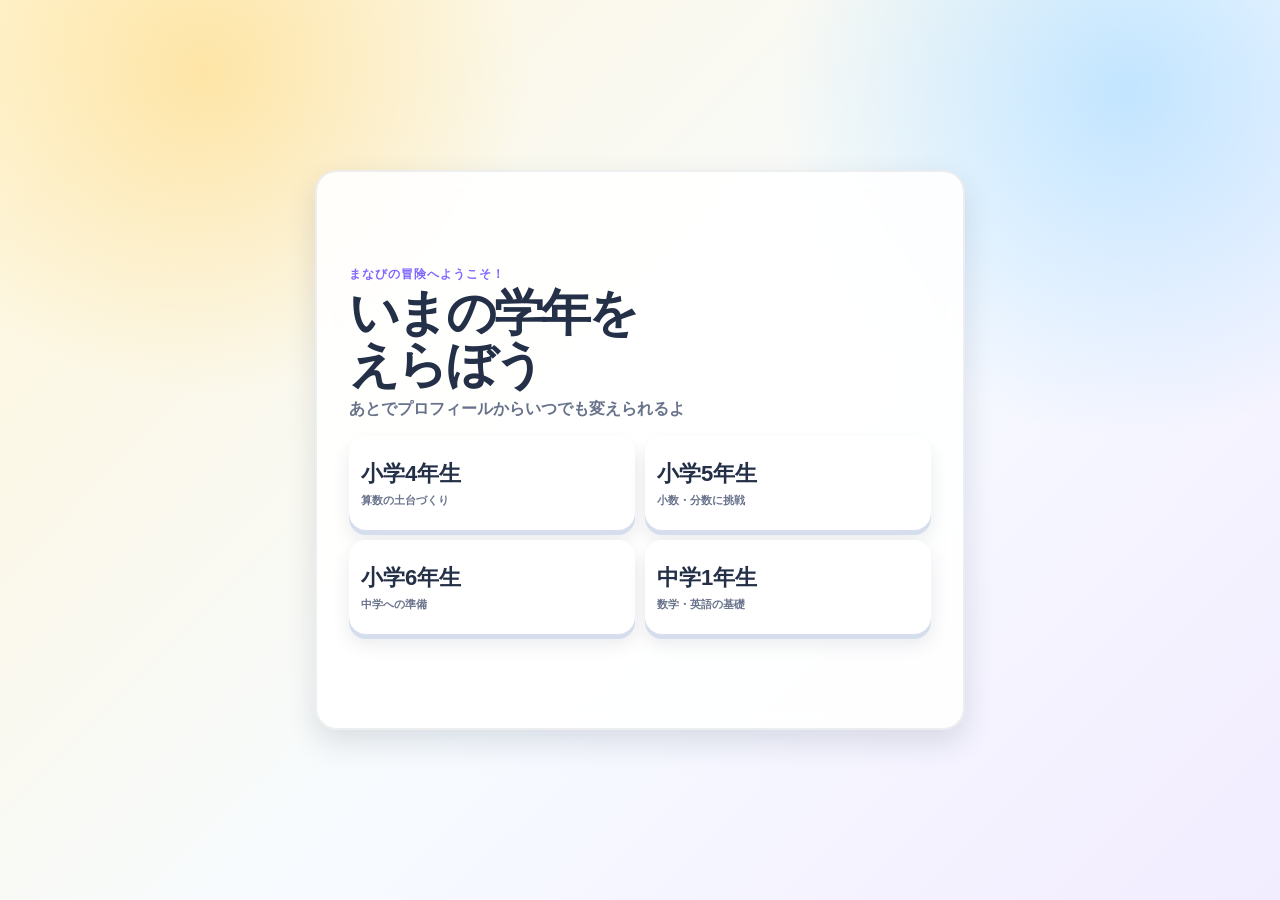
<file: index.html>
<!DOCTYPE html>
<html lang="ja">
<head>
  <meta charset="UTF-8" />
  <meta name="viewport" content="width=device-width, initial-scale=1.0, viewport-fit=cover" />
  <meta name="robots" content="noindex,nofollow,noarchive" />
  <meta name="theme-color" content="#ffd166" />
  <meta name="apple-mobile-web-app-capable" content="yes" />
  <meta name="apple-mobile-web-app-title" content="まなびの冒険" />
  <meta name="apple-mobile-web-app-status-bar-style" content="default" />
  <title>まなびの冒険</title>
  <link rel="manifest" href="manifest.webmanifest?v=20260717-learning-01" />
  <link rel="icon" href="icon.svg?v=20260717-learning-01" type="image/svg+xml" />
  <link rel="apple-touch-icon" href="icon-192.png" />
  <link rel="preload" href="assets/title-hero.png" as="image" />
  <link rel="preload" href="assets/chara01_kurage.png" as="image" />
  <link rel="preload" href="assets/chara02_fugu.png" as="image" />
  <link rel="stylesheet" href="style.css?v=20260725-bottom-nav-02" />
</head>
<body>
  <main class="app">
    <div class="countdown" id="countdown" hidden>3</div>

    <section class="panel grade-screen" id="gradeScreen" hidden>
      <div>
        <p class="eyebrow">まなびの冒険へようこそ！</p>
        <h1>いまの学年を<br />えらぼう</h1>
        <p>あとでプロフィールからいつでも変えられるよ</p>
      </div>
      <div class="grade-options" aria-label="学年選択">
        <button data-grade="g4" type="button"><b>小学4年生</b><span>算数の土台づくり</span></button>
        <button data-grade="g5" type="button"><b>小学5年生</b><span>小数・分数に挑戦</span></button>
        <button data-grade="g6" type="button"><b>小学6年生</b><span>中学への準備</span></button>
        <button data-grade="j1" type="button"><b>中学1年生</b><span>数学・英語の基礎</span></button>
      </div>
    </section>

    <section class="panel title-screen learning-screen primary-screen" id="titleScreen">
      <header class="screen-heading">
        <p class="eyebrow">きょうも一歩ずつ</p>
        <h1>学習</h1>
        <p>取り組む教科をえらぼう</p>
      </header>
      <div class="mission-card" id="missionCard"></div>
      <section class="learning-menu" aria-labelledby="learningMenuTitle">
        <div class="section-heading">
          <h2 id="learningMenuTitle">学習メニュー</h2>
          <span>教科をえらぶ</span>
        </div>
        <div class="subject-grid">
          <button class="subject-card math" data-open-panel="math" type="button"><span aria-hidden="true">➗</span><b>算数・数学</b><small>学年にあわせて練習</small></button>
          <button class="subject-card japanese" data-open-panel="japanese" type="button"><span aria-hidden="true">あ</span><b>国語</b><small>漢字・ことばの虫食い</small></button>
          <button class="subject-card science" data-open-panel="science" type="button"><span aria-hidden="true">理</span><b>理科</b><small>自然のしくみを考える</small></button>
          <button class="subject-card social" data-open-panel="social" type="button"><span aria-hidden="true">社</span><b>社会</b><small>地理・歴史・くらし</small></button>
          <button class="subject-card english" data-open-panel="english" type="button"><span aria-hidden="true">ABC</span><b>英語</b><small>ことばをふやそう</small></button>
          <button class="subject-card hundred" data-open-panel="hundred" type="button"><span aria-hidden="true">100</span><b>100マス</b><small>すばやく正確に</small></button>
          <button class="subject-card karuta" data-karuta-menu type="button"><span aria-hidden="true">札</span><b>百人一首</b><small>上の句で取り札</small></button>
        </div>
      </section>
      <div class="course-groups legacy-course-groups" id="legacyCourses" aria-label="旧計算チャレンジ" hidden>
        <section class="course-group">
          <h2>小学生</h2>
          <div class="level-options">
            <button data-level="elementary" type="button">
              <b>ふつう</b>
              <span>かけ算・わり算</span>
                          <span class="medals" data-medals="elementary" aria-hidden="true"></span>
            </button>
            <button data-level="hard" type="button">
              <b>難しい</b>
              <span>2桁と2桁</span>
                          <span class="medals" data-medals="hard" aria-hidden="true"></span>
            </button>
            <button data-level="oni" type="button">
              <b>鬼</b>
              <span>3桁と2桁</span>
                          <span class="medals" data-medals="oni" aria-hidden="true"></span>
            </button>
          </div>
        </section>
        <section class="course-group">
          <h2>中学生</h2>
          <div class="level-options">
            <button data-level="middle" type="button">
              <b>ふつう</b>
              <span>正負の加減乗除</span>
                          <span class="medals" data-medals="middle" aria-hidden="true"></span>
            </button>
            <button data-level="middleHard" type="button">
              <b>難しい</b>
              <span>3つの数の計算</span>
                          <span class="medals" data-medals="middleHard" aria-hidden="true"></span>
            </button>
            <button data-level="middleOni" type="button">
              <b>鬼</b>
              <span>累乗入り</span>
                          <span class="medals" data-medals="middleOni" aria-hidden="true"></span>
            </button>
          </div>
        </section>
        <section class="course-group">
          <h2>百人一首</h2>
          <div class="level-options karuta-level-options">
            <button data-karuta-menu type="button">
              <b>百人一首</b>
              <span>上の句で取り札</span>
            </button>
          </div>
        </section>
      </div>
    </section>

    <section class="panel profile-screen primary-screen" id="profileScreen" hidden>
      <header class="home-hero profile-hero">
        <div class="home-copy">
          <p class="eyebrow" id="profileGradeLabel">小学4年生</p>
          <h1>プロフィール</h1>
          <p>これまでの成長を確認しよう</p>
        </div>
        <div class="character-stage" aria-label="キャラクター">
          <button class="character-button character-left" type="button" aria-label="くらげのキャラクター">
            <img src="assets/chara01_kurage.png" alt="" />
          </button>
          <button class="character-button character-right" type="button" aria-label="ふぐのキャラクター">
            <img src="assets/chara02_fugu.png" alt="" />
          </button>
        </div>
      </header>
      <section class="home-progress" aria-label="現在の学習状況">
        <div class="xp-card" id="xpCard" aria-label="けいさんレベル"></div>
        <div class="home-status" id="homeStatus" aria-label="学習の記録"></div>
      </section>
      <section class="profile-settings" aria-labelledby="profileSettingsTitle">
        <h2 id="profileSettingsTitle">設定</h2>
        <div class="setting-row">
          <span class="setting-icon sound-setting-icon" aria-hidden="true"></span>
          <span class="setting-copy"><b>効果音</b><small id="soundStatus">オン</small></span>
          <button class="sound-toggle" id="soundToggle" type="button" aria-label="効果音をオフにする" aria-pressed="true">🔊</button>
        </div>
        <button class="setting-row setting-button" id="changeGrade" type="button">
          <span class="setting-icon grade-setting-icon" aria-hidden="true">学</span>
          <span class="setting-copy"><b>学年</b><small id="profileGradeSetting">小学4年生</small></span>
          <span class="setting-chevron" aria-hidden="true">›</span>
        </button>
      </section>
    </section>

    <section class="panel subject-select" id="mathSelect" hidden>
      <div>
        <p class="eyebrow" id="mathSelectGrade">小学4年生</p>
        <h2>算数・数学</h2>
        <p>コースをえらんで10問チャレンジ</p>
      </div>
      <div class="subject-course-list" id="mathCourseList"></div>
      <div class="select-actions">
        <button class="secondary-btn" id="legacyCalcBtn" type="button">タイムアタック</button>
        <button class="home-btn" data-panel-home type="button">学習に戻る</button>
      </div>
    </section>

    <section class="panel subject-select" id="hundredSelect" hidden>
      <div>
        <p class="eyebrow">正確さを大事にしよう</p>
        <h2>100マス計算</h2>
        <p>マスをうめて、自分の記録に挑戦！</p>
      </div>
      <div class="subject-course-list compact-options" id="hundredCourseList"></div>
      <button class="home-btn" data-panel-home type="button">学習に戻る</button>
    </section>

    <section class="panel subject-select" id="englishSelect" hidden>
      <div>
        <p class="eyebrow" id="englishSelectGrade">小学4年生</p>
        <h2>英語</h2>
        <p>新しいことば7問＋ふくしゅう3問</p>
      </div>
      <div class="subject-course-list compact-options" id="englishCourseList"></div>
      <button class="home-btn" data-panel-home type="button">学習に戻る</button>
    </section>

    <section class="panel subject-select" id="japaneseSelect" hidden>
      <div>
        <p class="eyebrow" id="japaneseSelectGrade">小学4年生</p>
        <h2>国語</h2>
        <p>漢字の読みと、ことばの虫食い8問</p>
      </div>
      <div class="subject-course-list compact-options">
        <button class="course-choice" data-knowledge-kind="japanese" type="button"><span>あ</span><b>ことば・漢字ミックス</b><small>文に合う答えをえらぼう</small></button>
      </div>
      <button class="home-btn" data-panel-home type="button">学習に戻る</button>
    </section>

    <section class="panel subject-select" id="scienceSelect" hidden>
      <div>
        <p class="eyebrow" id="scienceSelectGrade">小学4年生</p>
        <h2>理科</h2>
        <p>学年にあわせた自然と科学の8問</p>
      </div>
      <div class="subject-course-list compact-options">
        <button class="course-choice" data-knowledge-kind="science" type="button"><span>理</span><b>理科まとめ</b><small>4つから答えをえらぼう</small></button>
      </div>
      <button class="home-btn" data-panel-home type="button">学習に戻る</button>
    </section>

    <section class="panel subject-select" id="socialSelect" hidden>
      <div>
        <p class="eyebrow" id="socialSelectGrade">小学4年生</p>
        <h2>社会</h2>
        <p>学年にあわせた地理・歴史・くらしの8問</p>
      </div>
      <div class="subject-course-list compact-options">
        <button class="course-choice" data-knowledge-kind="social" type="button"><span>社</span><b>社会まとめ</b><small>4つから答えをえらぼう</small></button>
      </div>
      <button class="home-btn" data-panel-home type="button">学習に戻る</button>
    </section>

    <section class="panel study-mode" id="studyMode" aria-live="polite" hidden>
      <div class="study-topbar">
        <button class="study-exit" id="studyExit" type="button">← 学習</button>
        <div class="timer-chip" id="studyTimer">00:00</div>
      </div>
      <div class="study-stats">
        <span id="studyCount">1/10</span><span id="studyCorrect">正解 0</span><span id="studyCombo">コンボ 0</span>
      </div>
      <div class="study-progress"><span id="studyProgress"></span></div>
      <div class="study-grid-wrap" id="studyGridWrap" hidden><div class="hundred-grid" id="studyGrid"></div></div>
      <div class="study-question-card">
        <p class="study-kicker" id="studyKicker"></p>
        <p class="study-question" id="studyQuestion"></p>
        <p class="study-example" id="studyExample" hidden></p>
        <p class="study-feedback" id="studyFeedback">こたえをえらぼう</p>
      </div>
      <div class="study-choices" id="studyChoices"></div>
      <div class="study-keypad" id="studyKeypad" hidden></div>
      <div class="study-actions">
        <button id="studyHint" type="button">ヒント</button>
        <button id="studyPause" type="button">中断して保存</button>
      </div>
    </section>

    <section class="panel records-screen primary-screen" id="recordsScreen" hidden>
      <div>
        <p class="eyebrow">自分の成長を見よう</p>
        <h2>きろく</h2>
      </div>
      <div class="records-summary" id="recordsSummary"></div>
      <div class="records-calendar" id="recordsCalendar" aria-label="学習カレンダー"></div>
      <div class="ranking" id="recordsRanking"></div>
    </section>

    <section class="panel karuta-select" id="karutaSelect" hidden>
      <div>
        <h2>百人一首</h2>
        <p>出題数をえらんでスタート</p>
      </div>
      <div class="karuta-select-options">
        <button data-karuta-count="10" type="button">
          <b>10枚モード</b>
          <span>10問で終了</span>
        </button>
        <button data-karuta-count="100" type="button">
          <b>100枚モード</b>
          <span>全100首</span>
        </button>
      </div>
      <button class="home-btn" id="karutaSelectHome" type="button">学習に戻る</button>
    </section>

    <section class="panel ranking-screen" id="rankingScreen" hidden>
      <div class="ranking-hero" aria-hidden="true">
        <img src="assets/title-hero.png" alt="" />
      </div>
      <div class="ranking-content">
        <div>
          <h2>ランキング</h2>
          <p>コース別ベスト10</p>
        </div>
        <div class="ranking-tabs" id="rankingTabs" aria-label="ランキングのコース選択"></div>
        <div class="ranking" id="titleRankingList"></div>
        <button class="home-btn" id="rankingHome" type="button">学習に戻る</button>
      </div>
    </section>

    <section class="panel main game-ui" aria-live="polite" hidden>
      <div class="timer-chip" id="timer">00:00.000</div>

      <div class="score-row">
        <div class="stat"><b id="count">1/10</b><span>いま</span></div>
        <div class="stat"><b id="correct">0</b><span>正解</span></div>
        <div class="stat"><b id="streak">0</b><span>れんぞく</span></div>
      </div>

      <div class="question-card">
        <div>
          <p class="question" id="question">3 × 4</p>
          <div class="answer-box" id="answer">?</div>
          <div class="feedback" id="feedback">テンキーで答えてね</div>
        </div>
      </div>
    </section>

    <section class="panel progress-panel game-ui" hidden>
      <div class="progress-dots" id="progressDots" aria-label="進み具合"></div>
    </section>

    <aside class="panel controls game-ui" hidden>
      <div class="keypad" aria-label="テンキー">
        <button class="key" data-key="7" type="button">7</button>
        <button class="key" data-key="8" type="button">8</button>
        <button class="key" data-key="9" type="button">9</button>
        <button class="key" data-key="4" type="button">4</button>
        <button class="key" data-key="5" type="button">5</button>
        <button class="key" data-key="6" type="button">6</button>
        <button class="key" data-key="1" type="button">1</button>
        <button class="key" data-key="2" type="button">2</button>
        <button class="key" data-key="3" type="button">3</button>
        <button class="key sign" data-action="sign" type="button">±</button>
        <button class="key" data-key="0" type="button">0</button>
        <button class="key enter" data-action="enter" type="button">OK</button>
      </div>

      <div class="small-actions">
        <button id="clearInput" type="button">けす</button>
        <button id="newSet" type="button">はじめから</button>
        <button id="levelSelect" type="button">レベル選択</button>
      </div>
    </aside>

    <section class="panel karuta-mode" id="karutaMode" aria-live="polite" hidden>
      <div class="karuta-nav-area">
        <div class="timer-chip" id="karutaTimer">00:00.000</div>
        <div class="score-row">
          <div class="stat"><b id="karutaCount">1/10</b><span>いま</span></div>
          <div class="stat"><b id="karutaCorrect">0</b><span>正解</span></div>
          <div class="stat"><b id="karutaMistakes">0</b><span>ミス</span></div>
        </div>
      </div>

      <div class="karuta-kami-area">
        <div class="karuta-reader" id="karutaReader"></div>
      </div>

      <div class="karuta-shimo-area">
        <div class="karuta-full-poem" id="karutaFullPoem" hidden></div>
        <div class="karuta-penalty" id="karutaPenalty" hidden>+10秒</div>
        <div class="karuta-choices" id="karutaChoices" aria-label="取り札"></div>
      </div>

      <div class="small-actions karuta-actions">
        <button id="karutaRestart" type="button">はじめから</button>
        <button id="karutaBackToSelect" type="button">枚数選択</button>
        <button id="karutaHome" type="button">学習に戻る</button>
      </div>
    </section>

    <section class="panel result" id="result">
      <h2 id="resultTitle">結果</h2>
      <div class="result-time" id="resultTime"></div>
      <div class="result-badges" id="resultBadges"></div>
      <p id="resultText"></p>
      <div class="ranking" id="ranking"></div>
      <div class="result-actions">
        <button class="restart" id="retryBtn" type="button">もう1回</button>
        <button class="home-btn" id="homeBtn" type="button">学習に戻る</button>
      </div>
    </section>
  </main>

  <nav class="bottom-nav" id="bottomNav" aria-label="メインメニュー" hidden>
    <button data-primary-tab="records" type="button">
      <span class="nav-indicator"><span class="nav-icon records-icon" aria-hidden="true"></span></span>
      <span class="nav-label">記録</span>
    </button>
    <button data-primary-tab="profile" type="button">
      <span class="nav-indicator"><span class="nav-icon profile-icon" aria-hidden="true"></span></span>
      <span class="nav-label">プロフィール</span>
    </button>
    <button data-primary-tab="learning" type="button">
      <span class="nav-indicator"><span class="nav-icon learning-icon" aria-hidden="true"></span></span>
      <span class="nav-label">学習</span>
    </button>
  </nav>

  <script src="script.js?v=20260725-bottom-nav-02"></script>
</body>
</html>
</file>
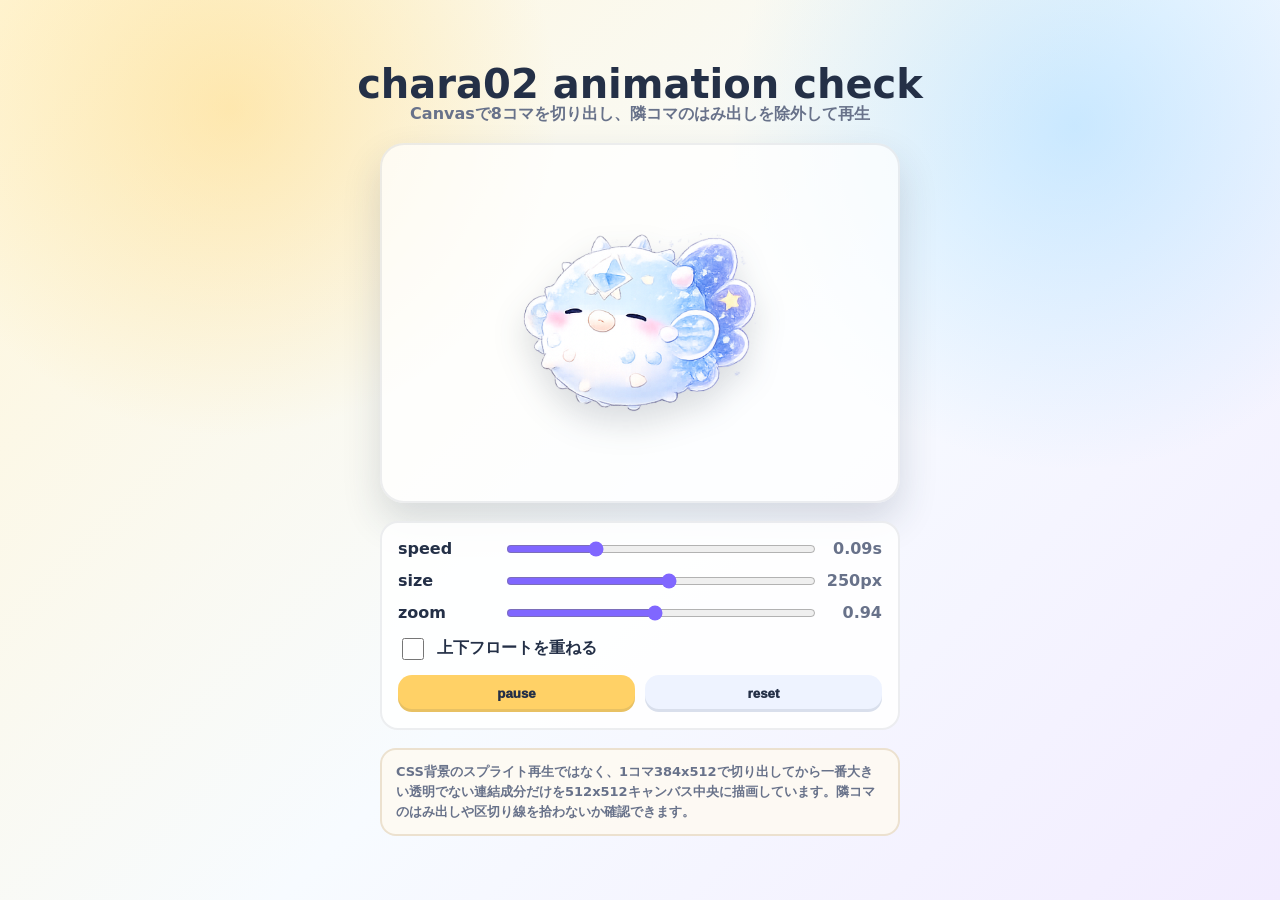
<file: anime-check.html>
<!DOCTYPE html>
<html lang="ja">
<head>
  <meta charset="UTF-8" />
  <meta name="viewport" content="width=device-width, initial-scale=1.0" />
  <title>chara02 animation check</title>
  <style>
    :root {
      --ink: #243047;
      --muted: #68728a;
      --paper: #fffaf0;
      --sun: #ffd166;
      --grape: #8067ff;
    }

    * { box-sizing: border-box; }

    body {
      min-height: 100svh;
      margin: 0;
      display: grid;
      place-items: center;
      padding: 24px;
      color: var(--ink);
      font-family: system-ui, -apple-system, BlinkMacSystemFont, "Hiragino Sans", "Yu Gothic", sans-serif;
      background:
        radial-gradient(circle at 18% 12%, rgba(255, 209, 102, .42), transparent 25%),
        radial-gradient(circle at 84% 14%, rgba(121, 199, 255, .36), transparent 26%),
        linear-gradient(135deg, #fff6d8 0%, #f7fbff 54%, #f2ecff 100%);
    }

    main {
      width: min(720px, 100%);
      display: grid;
      gap: 18px;
      justify-items: center;
      text-align: center;
    }

    h1 {
      margin: 0;
      font-size: clamp(24px, 7vw, 40px);
      line-height: 1;
      letter-spacing: 0;
    }

    p {
      margin: 0;
      color: var(--muted);
      font-weight: 800;
    }

    .preview {
      width: min(100%, 520px);
      min-height: 360px;
      display: grid;
      place-items: center;
      border-radius: 24px;
      border: 2px solid rgba(36, 48, 71, .08);
      background: rgba(255, 255, 255, .72);
      box-shadow: 0 18px 38px rgba(36, 48, 71, .16);
      overflow: hidden;
    }

    canvas {
      width: min(62vw, 250px);
      aspect-ratio: 1;
      filter: drop-shadow(0 16px 16px rgba(36, 48, 71, .16));
    }

    .float canvas {
      animation: fugu-float 3.1s cubic-bezier(.45, 0, .2, 1) infinite;
      transform-origin: 50% 58%;
    }

    .controls {
      width: min(100%, 520px);
      display: grid;
      gap: 12px;
      padding: 16px;
      border-radius: 18px;
      background: rgba(255, 255, 255, .86);
      border: 2px solid rgba(36, 48, 71, .08);
    }

    label {
      display: grid;
      grid-template-columns: 96px 1fr 58px;
      gap: 10px;
      align-items: center;
      text-align: left;
      font-weight: 900;
    }

    .check-label {
      grid-template-columns: auto 1fr;
      justify-content: start;
    }

    output {
      color: var(--muted);
      font-variant-numeric: tabular-nums;
      text-align: right;
    }

    input[type="range"] {
      width: 100%;
      accent-color: var(--grape);
    }

    input[type="checkbox"] {
      width: 22px;
      height: 22px;
      accent-color: var(--grape);
    }

    .buttons {
      display: grid;
      grid-template-columns: 1fr 1fr;
      gap: 10px;
    }

    button {
      border: 0;
      border-radius: 14px;
      padding: 11px 14px;
      color: var(--ink);
      background: #eef3ff;
      font-weight: 950;
      cursor: pointer;
      box-shadow: inset 0 -3px 0 rgba(36, 48, 71, .1);
    }

    button.primary { background: var(--sun); }

    .paused canvas { opacity: .82; }

    .note {
      width: min(100%, 520px);
      padding: 12px 14px;
      border-radius: 16px;
      background: rgba(255, 250, 240, .78);
      border: 2px solid rgba(232, 220, 199, .82);
      text-align: left;
      font-size: 13px;
      line-height: 1.55;
    }

    @keyframes fugu-float {
      0%, 100% { transform: translateY(0) rotate(1deg); }
      50% { transform: translateY(-12px) rotate(-1.5deg); }
    }
  </style>
</head>
<body>
  <main id="app">
    <div>
      <h1>chara02 animation check</h1>
      <p>Canvasで8コマを切り出し、隣コマのはみ出しを除外して再生</p>
    </div>

    <section class="preview" aria-label="アニメーションプレビュー">
      <canvas id="canvas" width="512" height="512"></canvas>
    </section>

    <section class="controls" aria-label="調整">
      <label>
        speed
        <input id="speed" type="range" min="0.04" max="0.22" step="0.01" value="0.09" />
        <output id="speedOut">0.09s</output>
      </label>
      <label>
        size
        <input id="size" type="range" min="150" max="340" step="10" value="250" />
        <output id="sizeOut">250px</output>
      </label>
      <label>
        zoom
        <input id="zoom" type="range" min="0.72" max="1.18" step="0.02" value="0.94" />
        <output id="zoomOut">0.94</output>
      </label>
      <label class="check-label">
        <input id="float" type="checkbox" />
        上下フロートを重ねる
      </label>
      <div class="buttons">
        <button class="primary" id="pause" type="button">pause</button>
        <button id="reset" type="button">reset</button>
      </div>
    </section>

    <p class="note">
      CSS背景のスプライト再生ではなく、1コマ384x512で切り出してから一番大きい透明でない連結成分だけを512x512キャンバス中央に描画しています。隣コマのはみ出しや区切り線を拾わないか確認できます。
    </p>
  </main>

  <script>
    const app = document.getElementById("app");
    const canvas = document.getElementById("canvas");
    const ctx = canvas.getContext("2d");
    const speed = document.getElementById("speed");
    const size = document.getElementById("size");
    const zoom = document.getElementById("zoom");
    const float = document.getElementById("float");
    const speedOut = document.getElementById("speedOut");
    const sizeOut = document.getElementById("sizeOut");
    const zoomOut = document.getElementById("zoomOut");
    const pause = document.getElementById("pause");
    const reset = document.getElementById("reset");

    const image = new Image();
    const frames = [];
    let frameIndex = 0;
    let paused = false;
    let lastTime = 0;
    let accumulator = 0;

    function mainComponentFor(imageData, width, height) {
      const data = imageData.data;
      const visited = new Uint8Array(width * height);
      let best = null;

      const isSolid = (x, y) => data[(y * width + x) * 4 + 3] > 24;
      const stack = [];

      for (let y = 0; y < height; y++) {
        for (let x = 0; x < width; x++) {
          const start = y * width + x;
          if (visited[start] || !isSolid(x, y)) continue;

          let minX = x;
          let minY = y;
          let maxX = x;
          let maxY = y;
          let count = 0;

          visited[start] = 1;
          stack.push(start);

          while (stack.length) {
            const current = stack.pop();
            const cx = current % width;
            const cy = Math.floor(current / width);
            count++;
            minX = Math.min(minX, cx);
            minY = Math.min(minY, cy);
            maxX = Math.max(maxX, cx);
            maxY = Math.max(maxY, cy);

            const neighbors = [
              current - 1,
              current + 1,
              current - width,
              current + width,
            ];

            for (const next of neighbors) {
              if (next < 0 || next >= visited.length || visited[next]) continue;
              const nx = next % width;
              const ny = Math.floor(next / width);
              if (Math.abs(nx - cx) + Math.abs(ny - cy) !== 1) continue;
              if (!isSolid(nx, ny)) continue;
              visited[next] = 1;
              stack.push(next);
            }
          }

          const component = {
            x: Math.max(0, minX - 2),
            y: Math.max(0, minY - 2),
            width: Math.min(width, maxX + 3) - Math.max(0, minX - 2),
            height: Math.min(height, maxY + 3) - Math.max(0, minY - 2),
            count,
          };
          if (!best || component.count > best.count) best = component;
        }
      }

      return best || { x: 0, y: 0, width, height, count: width * height };
    }

    function buildFrames() {
      const columns = 4;
      const rows = 2;
      const frameWidth = image.width / columns;
      const frameHeight = image.height / rows;
      const scratch = document.createElement("canvas");
      const scratchCtx = scratch.getContext("2d", { willReadFrequently: true });
      scratch.width = frameWidth;
      scratch.height = frameHeight;

      frames.length = 0;
      for (let row = 0; row < rows; row++) {
        for (let col = 0; col < columns; col++) {
          scratchCtx.clearRect(0, 0, frameWidth, frameHeight);
          scratchCtx.drawImage(
            image,
            col * frameWidth,
            row * frameHeight,
            frameWidth,
            frameHeight,
            0,
            0,
            frameWidth,
            frameHeight
          );
          const imageData = scratchCtx.getImageData(0, 0, frameWidth, frameHeight);
          const bounds = mainComponentFor(imageData, frameWidth, frameHeight);
          frames.push({ col, row, frameWidth, frameHeight, bounds });
        }
      }
    }

    function drawFrame() {
      if (!frames.length) return;
      const frame = frames[frameIndex];
      const target = canvas.width * Number(zoom.value);
      const scale = Math.min(target / frame.bounds.width, target / frame.bounds.height);
      const drawWidth = frame.bounds.width * scale;
      const drawHeight = frame.bounds.height * scale;
      const drawX = (canvas.width - drawWidth) / 2;
      const drawY = (canvas.height - drawHeight) / 2;

      ctx.clearRect(0, 0, canvas.width, canvas.height);
      ctx.drawImage(
        image,
        frame.col * frame.frameWidth + frame.bounds.x,
        frame.row * frame.frameHeight + frame.bounds.y,
        frame.bounds.width,
        frame.bounds.height,
        drawX,
        drawY,
        drawWidth,
        drawHeight
      );
    }

    function tick(time) {
      if (!lastTime) lastTime = time;
      const delta = time - lastTime;
      lastTime = time;

      if (!paused) {
        accumulator += delta;
        const interval = Number(speed.value) * 1000;
        while (accumulator >= interval) {
          accumulator -= interval;
          frameIndex = (frameIndex + 1) % frames.length;
        }
        drawFrame();
      }

      requestAnimationFrame(tick);
    }

    function apply() {
      canvas.style.width = `${size.value}px`;
      app.classList.toggle("float", float.checked);
      speedOut.textContent = `${Number(speed.value).toFixed(2)}s`;
      sizeOut.textContent = `${size.value}px`;
      zoomOut.textContent = Number(zoom.value).toFixed(2);
      drawFrame();
    }

    speed.addEventListener("input", apply);
    size.addEventListener("input", apply);
    zoom.addEventListener("input", apply);
    float.addEventListener("change", apply);
    pause.addEventListener("click", () => {
      paused = !paused;
      app.classList.toggle("paused", paused);
      pause.textContent = paused ? "play" : "pause";
    });
    reset.addEventListener("click", () => {
      speed.value = "0.09";
      size.value = "250";
      zoom.value = "0.94";
      float.checked = false;
      paused = false;
      frameIndex = 0;
      accumulator = 0;
      app.classList.remove("paused");
      pause.textContent = "pause";
      apply();
    });

    image.onload = () => {
      buildFrames();
      apply();
      requestAnimationFrame(tick);
    };
    image.src = "assets/chara02_fugu_anime.png";
  </script>
</body>
</html>
</file>
<file: style.css>
:root {
      --ink: #243047;
      --muted: #68728a;
      --paper: #fffaf0;
      --card: #ffffff;
      --line: #e8dcc7;
      --good: #28a66a;
      --bad: #e05c4f;
      --sun: #ffd166;
      --grape: #8067ff;
      --shadow: 0 12px 30px rgba(36, 48, 71, .14);
      --radius: 22px;
      --md-sys-color-primary: #65558f;
      --md-sys-color-on-primary: #ffffff;
      --md-sys-color-primary-container: #e9ddff;
      --md-sys-color-on-primary-container: #211047;
      --md-sys-color-secondary-container: #e8def8;
      --md-sys-color-on-secondary-container: #1d192b;
      --md-sys-color-tertiary-container: #ffd8e4;
      --md-sys-color-surface: #fef7ff;
      --md-sys-color-surface-container: #f3edf7;
      --md-sys-color-surface-container-high: #ece6f0;
      --md-sys-color-surface-container-highest: #e6e0e9;
      --md-sys-color-on-surface: #1d1b20;
      --md-sys-color-on-surface-variant: #49454f;
      --md-sys-color-outline: #79747e;
      --md-sys-color-outline-variant: #cac4d0;
      --md-sys-shape-corner-medium: 12px;
      --md-sys-shape-corner-large: 16px;
      --md-sys-shape-corner-extra-large: 28px;
      --md-sys-elevation-1: 0 1px 2px rgba(29, 27, 32, .3), 0 1px 3px 1px rgba(29, 27, 32, .15);
      --md-sys-elevation-2: 0 1px 2px rgba(29, 27, 32, .3), 0 2px 6px 2px rgba(29, 27, 32, .15);
    }

    * { box-sizing: border-box; }
    [hidden] { display: none !important; }

    html, body {
      margin: 0;
      min-height: 100%;
      overscroll-behavior: none;
    }

    body {
      min-height: 100svh;
      font-family: system-ui, -apple-system, BlinkMacSystemFont, "Hiragino Sans", "Yu Gothic", sans-serif;
      color: var(--ink);
      background:
        radial-gradient(circle at 16% 8%, rgba(255, 209, 102, .48), transparent 24%),
        radial-gradient(circle at 88% 10%, rgba(121, 199, 255, .42), transparent 25%),
        linear-gradient(135deg, #fff6d8 0%, #f7fbff 54%, #f2ecff 100%);
      padding: max(6px, env(safe-area-inset-top)) 6px max(6px, env(safe-area-inset-bottom));
      display: grid;
      place-items: center;
      touch-action: manipulation;
    }

    .app {
      width: min(520px, 100%);
      height: calc(100svh - max(16px, env(safe-area-inset-top)) - max(16px, env(safe-area-inset-bottom)));
      display: grid;
      grid-template-rows: auto auto 1fr;
      gap: 6px;
    }

    .app.title-mode {
      grid-template-rows: 1fr;
      place-items: stretch;
    }

    .app.karuta-play-mode {
      height: calc(100svh - max(12px, env(safe-area-inset-top)) - max(12px, env(safe-area-inset-bottom)));
      grid-template-rows: 1fr;
    }

    .panel {
      background: rgba(255,255,255,.9);
      border: 2px solid rgba(36, 48, 71, .08);
      border-radius: var(--radius);
      box-shadow: var(--shadow);
      backdrop-filter: blur(10px);
    }

    .countdown {
      position: fixed;
      inset: 0;
      z-index: 20;
      display: grid;
      place-items: center;
      color: var(--ink);
      font-size: clamp(86px, 28vw, 180px);
      font-weight: 950;
      line-height: 1;
      background: rgba(255, 250, 240, .52);
      backdrop-filter: blur(3px);
      animation: countdown-pop .65s ease-out both;
      pointer-events: none;
    }

    .header {
      padding: 10px 12px;
      display: grid;
      grid-template-columns: 1fr auto;
      gap: 8px;
      align-items: center;
    }

    h1 {
      margin: 0;
      font-size: clamp(22px, 7vw, 34px);
      letter-spacing: -.06em;
      line-height: .92;
    }

    .badge {
      border-radius: 999px;
      background: var(--ink);
      color: white;
      padding: 7px 10px;
      font-weight: 900;
      font-size: 12px;
      white-space: nowrap;
    }

    .title-screen {
      padding: clamp(16px, 5vw, 30px);
      display: grid;
      align-content: center;
      gap: 14px;
      text-align: center;
      overflow: auto;
    }

    .title-screen h1 {
      font-size: clamp(34px, 12vw, 58px);
      letter-spacing: -.04em;
      line-height: .95;
    }

    .title-screen p {
      margin: 7px 0 0;
      color: var(--muted);
      font-size: clamp(16px, 4.5vw, 20px);
      font-weight: 900;
    }

    .character-stage {
      position: relative;
      width: 100%;
      min-height: clamp(118px, 28vw, 180px);
      display: grid;
      grid-template-columns: 1fr 1fr;
      align-items: center;
      overflow: visible;
    }

    .character-stage::before {
      content: "";
      position: absolute;
      inset: 58% 8% 6%;
      border-radius: 999px;
      background: radial-gradient(ellipse, rgba(255, 209, 102, .32), transparent 70%);
      filter: blur(2px);
      pointer-events: none;
    }

    .character-button {
      position: relative;
      z-index: 1;
      width: min(45vw, 176px);
      aspect-ratio: 1;
      border: 0;
      padding: 0;
      justify-self: center;
      background: transparent;
      cursor: pointer;
      filter: drop-shadow(0 14px 14px rgba(36, 48, 71, .16));
      -webkit-tap-highlight-color: transparent;
      animation: character-float 3.2s cubic-bezier(.45, 0, .2, 1) infinite;
      transform-origin: 50% 58%;
    }

    .character-right {
      width: min(40vw, 156px);
      animation-delay: -1.45s;
    }

    .character-button img {
      display: block;
      width: 100%;
      height: 100%;
      object-fit: contain;
      pointer-events: none;
      user-select: none;
    }

    .character-button:focus-visible {
      outline: 4px solid rgba(128, 103, 255, .38);
      outline-offset: 4px;
      border-radius: 999px;
    }

    .character-button.is-reacting {
      animation:
        character-float 3.2s cubic-bezier(.45, 0, .2, 1) infinite,
        character-react .78s cubic-bezier(.18, .9, .22, 1.18);
    }

    .course-groups {
      display: grid;
      gap: 12px;
    }

    .course-group {
      display: grid;
      gap: 7px;
      text-align: left;
    }

    .course-group h2 {
      margin: 0;
      font-size: 16px;
      line-height: 1;
      letter-spacing: 0;
    }

    .level-options {
      display: grid;
      grid-template-columns: repeat(3, 1fr);
      gap: 7px;
    }

    .level-options button {
      border: 0;
      border-radius: 14px;
      padding: 12px 8px;
      color: var(--ink);
      background: white;
      box-shadow: 0 5px 0 #d6ddec, 0 10px 18px rgba(36,48,71,.10);
      cursor: pointer;
      text-align: left;
      transition: transform .08s ease, box-shadow .08s ease;
      -webkit-tap-highlight-color: transparent;
    }

    .level-options button:active {
      transform: translateY(4px);
      box-shadow: 0 1px 0 #d6ddec, 0 5px 12px rgba(36,48,71,.12);
    }

    .level-options b {
      display: block;
      font-size: clamp(17px, 5.2vw, 24px);
      line-height: 1.1;
    }

    .level-options span {
      display: block;
      margin-top: 4px;
      color: var(--muted);
      font-size: 11px;
      font-weight: 900;
    }

    .ranking-toggle {
      border: 0;
      border-radius: 15px;
      padding: 11px 12px;
      color: white;
      background: var(--ink);
      font-size: 14px;
      font-weight: 900;
      cursor: pointer;
      box-shadow: 0 5px 0 rgba(36,48,71,.18);
      -webkit-tap-highlight-color: transparent;
    }

    .ranking-screen {
      padding: 0;
      display: grid;
      align-content: start;
      gap: 0;
      overflow: auto;
    }

    .ranking-hero {
      position: relative;
      width: 100%;
      aspect-ratio: 16 / 8.4;
      min-height: 178px;
      overflow: hidden;
      border-radius: calc(var(--radius) - 2px) calc(var(--radius) - 2px) 0 0;
      background: #dff7ff;
    }

    .ranking-hero img {
      display: block;
      width: 100%;
      height: 100%;
      object-fit: cover;
      object-position: center;
    }

    .ranking-hero::after {
      content: "";
      position: absolute;
      inset: 38% 0 0;
      background: linear-gradient(
        to bottom,
        rgba(255, 255, 255, 0),
        rgba(255, 255, 255, .82) 58%,
        rgba(255, 255, 255, .94)
      );
      pointer-events: none;
    }

    .ranking-content {
      display: grid;
      gap: 12px;
      padding: 0 clamp(18px, 6vw, 28px) clamp(18px, 6vw, 28px);
      margin-top: -42px;
      position: relative;
      z-index: 1;
    }

    .ranking-screen h2 {
      margin: 0;
      font-size: clamp(32px, 10vw, 52px);
      letter-spacing: -.04em;
      line-height: 1;
      text-align: center;
    }

    .ranking-screen p {
      margin: 7px 0 0;
      color: var(--muted);
      font-size: 14px;
      font-weight: 900;
      text-align: center;
    }

    .ranking-tabs {
      display: grid;
      grid-template-columns: repeat(3, 1fr);
      gap: 6px;
    }

    .ranking-tabs button {
      border: 0;
      border-radius: 12px;
      padding: 8px 4px;
      color: var(--ink);
      background: #eef3ff;
      font-size: 12px;
      font-weight: 900;
      cursor: pointer;
    }

    .ranking-tabs button.active {
      background: var(--sun);
      box-shadow: inset 0 -3px 0 rgba(36,48,71,.12);
    }

    .main {
      position: relative;
      padding: 7px;
      min-height: 0;
      display: grid;
      grid-template-rows: auto auto;
      gap: 5px;
    }

    .timer-chip {
      position: absolute;
      top: -1px;
      right: 10px;
      transform: translateY(-50%);
      z-index: 1;
      padding: 3px 7px;
      border-radius: 999px;
      color: var(--muted);
      background: rgba(255, 255, 255, .72);
      border: 1px solid rgba(36, 48, 71, .08);
      font-family: ui-monospace, SFMono-Regular, Menlo, Consolas, monospace;
      font-size: 11px;
      font-weight: 800;
      line-height: 1.2;
    }

    .score-row {
      display: grid;
      grid-template-columns: repeat(3, 1fr);
      gap: 7px;
    }

    .stat {
      background: var(--paper);
      border: 2px solid var(--line);
      border-radius: 16px;
      padding: 4px;
      text-align: center;
    }

    .stat b {
      display: block;
      font-size: clamp(17px, 4.7vw, 24px);
      line-height: 1;
    }

    .stat span {
      color: var(--muted);
      font-size: 10px;
      font-weight: 800;
    }

    .question-card {
      min-height: 0;
      display: grid;
      place-items: center;
      text-align: center;
      padding: 2px 4px 0;
    }

    .question {
      font-size: clamp(38px, 13vw, 68px);
      font-weight: 950;
      letter-spacing: -.04em;
      line-height: 1;
      margin: 0;
    }

    .answer-box {
      margin: 6px auto 0;
      width: min(260px, 78vw);
      min-height: clamp(44px, 8.5svh, 58px);
      border: 3px solid var(--ink);
      border-radius: 16px;
      position: relative;
      display: grid;
      place-items: center;
      font-size: clamp(28px, 9vw, 42px);
      line-height: 1;
      font-weight: 950;
      background: white;
      box-shadow: 0 4px 0 rgba(36,48,71,.12);
      overflow: visible;
      isolation: isolate;
    }

    .answer-box.correct-mark::after {
      content: "正解！";
      position: absolute;
      inset: 50% auto auto 50%;
      z-index: 2;
      color: rgba(40, 166, 106, .9);
      font-size: clamp(52px, 17vw, 104px);
      font-weight: 900;
      line-height: 1;
      white-space: nowrap;
      pointer-events: none;
      transform: translate(-50%, -50%) scale(.55) rotate(-10deg);
      animation: correct-mark .38s ease-out both;
    }

    .spark-burst {
      position: absolute;
      inset: 50% auto auto 50%;
      z-index: 3;
      pointer-events: none;
    }

    .spark-burst span {
      --angle: calc(var(--i) * 45deg);
      position: absolute;
      width: 8px;
      height: 8px;
      border-radius: 999px;
      background: var(--sun);
      box-shadow: 0 0 0 2px rgba(255, 255, 255, .9);
      transform: translate(-50%, -50%) rotate(var(--angle)) translateY(-12px) scale(.8);
      animation: spark-pop .4s ease-out both;
    }

    .feedback {
      margin-top: 5px;
      min-height: 28px;
      font-size: clamp(20px, 6vw, 30px);
      line-height: 1.1;
      font-weight: 950;
    }

    .feedback.good { color: var(--good); }
    .feedback.bad { color: var(--bad); }

    .progress-panel {
      padding: 3px 8px;
      align-self: start;
    }

    .progress-dots {
      display: grid;
      grid-template-columns: repeat(10, 12px);
      justify-content: center;
      gap: 4px;
    }

    .progress-dots span {
      width: 12px;
      height: 12px;
      border-radius: 999px;
      border: 1px solid #d6ddec;
      background: white;
      box-shadow: inset 0 -1px 0 rgba(36,48,71,.06);
    }

    .progress-dots span.done {
      border-color: var(--good);
      background: var(--good);
      box-shadow: inset 0 -2px 0 rgba(36,48,71,.18);
    }

    .progress-dots span.current {
      border-color: var(--sun);
      background: #fff2bc;
    }

    .controls {
      padding: 8px;
      display: grid;
      grid-template-rows: 1fr auto;
      gap: 6px;
      min-height: 0;
    }

    .mode {
      display: grid;
      grid-template-columns: repeat(3, 1fr);
      gap: 7px;
    }

    .mode button, .small-actions button, .restart, .home-btn {
      border: 0;
      border-radius: 15px;
      padding: 7px 6px;
      font-weight: 900;
      font-size: 12px;
      cursor: pointer;
      color: var(--ink);
      background: #eef3ff;
      transition: transform .12s ease, box-shadow .12s ease, background .12s ease;
      -webkit-tap-highlight-color: transparent;
    }

    .mode button.active {
      background: var(--sun);
      box-shadow: inset 0 -3px 0 rgba(36,48,71,.12);
    }

    .keypad {
      display: grid;
      grid-template-columns: repeat(3, 1fr);
      grid-template-rows: repeat(4, 1fr);
      gap: 7px;
      min-height: 0;
    }

    .key {
      min-height: 0;
      border: 0;
      border-radius: 14px;
      font-size: clamp(24px, 7.5vw, 34px);
      font-weight: 950;
      color: var(--ink);
      background: white;
      box-shadow: 0 4px 0 #d6ddec, 0 7px 14px rgba(36,48,71,.09);
      cursor: pointer;
      transition: transform .06s ease, box-shadow .06s ease;
      -webkit-tap-highlight-color: transparent;
    }

    .key:active {
      transform: translateY(4px);
      box-shadow: 0 1px 0 #d6ddec, 0 4px 10px rgba(36,48,71,.10);
    }

    .key:disabled {
      opacity: .45;
      cursor: default;
      transform: none;
    }

    .key.enter { background: var(--grape); color: white; }
    .key.sign { background: #ffe8e4; font-size: clamp(20px, 6vw, 28px); }
    .key.clear { background: #ffe8e4; font-size: clamp(15px, 4.4vw, 21px); }

    .small-actions {
      display: grid;
      grid-template-columns: repeat(3, 1fr);
      gap: 7px;
    }

    .result {
      position: fixed;
      inset: auto 8px max(8px, env(safe-area-inset-bottom)) 8px;
      max-height: 48svh;
      overflow: auto;
      padding: 14px;
      display: none;
      z-index: 10;
    }

    .result.show { display: block; }

    .app.karuta-result-mode {
      grid-template-rows: 1fr;
    }

    .app.karuta-result-mode .result {
      position: static;
      display: none;
      inset: auto;
      max-height: none;
      height: 100%;
      overflow: auto;
      padding: clamp(18px, 5vw, 28px);
    }

    .app.karuta-result-mode .result.show {
      display: grid;
      align-content: start;
    }

    .app.karuta-result-mode .result h2 {
      text-align: center;
      font-size: clamp(28px, 8vw, 42px);
    }

    .result h2 {
      margin: 0 0 6px;
      font-size: 26px;
      letter-spacing: -.04em;
    }

    .result-time {
      margin: 2px 0 6px;
      color: var(--good);
      font-family: ui-monospace, SFMono-Regular, Menlo, Consolas, monospace;
      font-size: clamp(38px, 13vw, 64px);
      font-weight: 950;
      line-height: 1;
      text-align: center;
      text-shadow: 0 4px 0 rgba(40, 166, 106, .12);
      animation: result-time-pop .5s ease-out both;
    }

    .result p {
      margin: 0 0 8px;
      font-weight: 800;
    }

    .ranking {
      margin-top: 8px;
      padding: 10px;
      border-radius: 14px;
      background: #f7fbff;
      border: 2px solid #dfeaff;
    }

    .ranking h3 {
      margin: 0 0 7px;
      font-size: 15px;
      letter-spacing: 0;
    }

    .ranking p {
      margin: 0;
      color: var(--muted);
      font-size: 13px;
    }

    .ranking ol {
      margin: 0;
      padding: 0;
      display: grid;
      gap: 5px;
      list-style: none;
    }

    .ranking li {
      display: grid;
      grid-template-columns: 28px 1fr auto;
      align-items: center;
      gap: 8px;
      font-size: 14px;
      font-weight: 900;
    }

    .ranking li span {
      display: grid;
      place-items: center;
      width: 24px;
      height: 24px;
      border-radius: 999px;
      color: white;
      background: var(--ink);
      font-size: 12px;
    }

    .ranking li b {
      font-family: ui-monospace, SFMono-Regular, Menlo, Consolas, monospace;
      font-size: 16px;
    }

    .ranking li small {
      color: var(--muted);
      font-size: 11px;
      font-weight: 900;
      white-space: nowrap;
    }

    .result-actions {
      display: grid;
      grid-template-columns: 1fr 1fr;
      gap: 8px;
      margin-top: 10px;
    }

    .restart,
    .home-btn {
      width: 100%;
      background: var(--ink);
      color: white;
      font-size: 15px;
    }

    .home-btn {
      background: #eef3ff;
      color: var(--ink);
    }

    .pop { animation: pop .22s ease; }
    .shake { animation: shake .22s ease; }

    @keyframes pop {
      0% { transform: scale(.94); }
      70% { transform: scale(1.04); }
      100% { transform: scale(1); }
    }

    @keyframes shake {
      0%, 100% { transform: translateX(0); }
      25% { transform: translateX(-6px); }
      75% { transform: translateX(6px); }
    }

    @keyframes character-float {
      0%, 100% { transform: translateY(0) rotate(-1deg); }
      50% { transform: translateY(-12px) rotate(1.5deg); }
    }

    @keyframes character-react {
      0% { scale: 1; rotate: 0deg; }
      28% { scale: 1.18; rotate: -8deg; }
      72% { scale: .96; rotate: 360deg; }
      100% { scale: 1; rotate: 360deg; }
    }

    @keyframes countdown-pop {
      0% { opacity: 0; transform: scale(.7); }
      40% { opacity: 1; transform: scale(1.08); }
      100% { opacity: 1; transform: scale(1); }
    }

    @keyframes result-time-pop {
      0% { opacity: 0; transform: scale(.82) rotate(-2deg); }
      65% { opacity: 1; transform: scale(1.06) rotate(1deg); }
      100% { opacity: 1; transform: scale(1) rotate(0); }
    }

    @keyframes correct-mark {
      0% {
        opacity: 0;
        transform: translate(-50%, -50%) scale(.55) rotate(-10deg);
      }
      35% {
        opacity: 1;
        transform: translate(-50%, -50%) scale(1.08) rotate(-10deg);
      }
      100% {
        opacity: 0;
        transform: translate(-50%, -50%) scale(1.18) rotate(-10deg);
      }
    }

    @keyframes spark-pop {
      0% {
        opacity: 0;
        transform: translate(-50%, -50%) rotate(var(--angle)) translateY(-8px) scale(.5);
      }
      35% { opacity: 1; }
      100% {
        opacity: 0;
        transform: translate(-50%, -50%) rotate(var(--angle)) translateY(-52px) scale(1);
      }
    }

    @media (prefers-reduced-motion: reduce) {
      .character-button,
      .countdown,
      .result-time { animation-duration: .01ms; }
      .answer-box.correct-mark::after { animation-duration: .18s; }
      .spark-burst { display: none; }
    }

    @media (min-width: 760px) {
      .app {
        width: min(980px, 100%);
        grid-template-columns: 1.05fr .95fr;
        grid-template-rows: 1fr auto;
        height: auto;
        min-height: 560px;
      }
      .app.title-mode {
        width: min(760px, 100%);
        grid-template-columns: 1fr;
        min-height: 560px;
      }
      .main { min-height: 520px; grid-column: 1; grid-row: 1; }
      .progress-panel {
        grid-column: 1 / -1;
        grid-row: 2;
      }
      .controls { align-self: stretch; grid-column: 2; grid-row: 1; }
      .result {
        position: static;
        max-height: none;
        overflow: visible;
      }
    }

    @media (max-height: 720px) {
      .badge { display: none; }
      .header { padding: 7px 10px; }
      h1 { font-size: 22px; }
      .main { padding: 6px; gap: 4px; }
      .controls { padding: 7px; gap: 6px; }
      .mode button, .small-actions button { padding: 7px 6px; }
      .keypad { gap: 6px; }
      .key { min-height: 0; border-radius: 13px; }
      .progress-panel { padding: 2px 8px; }
      .progress-dots { grid-template-columns: repeat(10, 10px); gap: 3px; }
      .progress-dots span { width: 10px; height: 10px; }
      .question { font-size: clamp(34px, 11.5vw, 56px); }
      .answer-box { margin-top: 5px; min-height: 42px; }
      .feedback { margin-top: 4px; min-height: 20px; }

      /* タイトル画面コンパクト */
      .title-screen {
        padding: clamp(10px, 3vw, 18px);
        gap: 8px;
      }
      .title-screen h1 { font-size: clamp(26px, 9vw, 40px); }
      .title-screen p { margin: 2px 0 0; font-size: 14px; }
      .character-stage { min-height: clamp(80px, 20vw, 120px); }
      .character-button { width: min(32vw, 126px); }
      .character-right { width: min(28vw, 110px); }
      .xp-card { padding: 7px 10px; gap: 4px; }
      .xp-emoji { font-size: 18px; }
      .xp-bar { height: 10px; }
      .course-groups { gap: 8px; }
      .course-group { gap: 4px; }
      .level-options button { padding: 8px 8px; }
      .level-options b { font-size: clamp(15px, 4.8vw, 20px); }
      .ranking-toggle { padding: 9px 12px; font-size: 13px; }

      /* 百人一首選択コンパクト */
      .karuta-select {
        padding: clamp(12px, 3vw, 20px);
        gap: 10px;
      }
      .karuta-select h2 { font-size: clamp(26px, 8vw, 38px); }
      .karuta-select p { margin: 4px 0 0; }
      .karuta-select-options { gap: 8px; }
      .karuta-select-options button { padding: 12px 12px; }
      .karuta-select-options b { font-size: clamp(20px, 6vw, 28px); }

      /* 百人一首プレイコンパクト */
      .karuta-mode {
        --karuta-choice-w: clamp(96px, 30vw, 118px);
        --karuta-kami-w: clamp(112px, 33vw, 138px);
        --karuta-shimo-w: clamp(102px, 30vw, 128px);
        --karuta-choice-h: clamp(120px, 37vw, 146px);
        --karuta-kami-h: clamp(138px, 40vw, 168px);
        --karuta-kami-area-h: calc(var(--karuta-kami-h) + 8px);
        --karuta-shimo-h: clamp(128px, 37vw, 156px);
        --karuta-choice-gap: 16px;
        --karuta-action-h: 38px;
        padding: 6px;
        gap: 4px;
      }
      .karuta-nav-area { gap: 4px; }
    }

    @media (max-height: 600px) {
      .title-screen {
        align-content: start;
        padding: 8px 10px;
        gap: 6px;
      }
      .title-screen h1 { font-size: clamp(22px, 8vw, 32px); }
      .character-stage { min-height: 70px; }
      .character-button { width: min(26vw, 100px); }
      .character-right { width: min(22vw, 86px); }
      .course-groups { gap: 6px; }
      .course-group h2 { font-size: 14px; }
      .level-options button { padding: 6px 6px; }
      .level-options b { font-size: clamp(14px, 4.5vw, 18px); }
      .level-options span { margin-top: 2px; font-size: 10px; }

      .karuta-select { padding: 8px 10px; gap: 8px; }
      .karuta-select h2 { font-size: clamp(22px, 7vw, 32px); }
      .karuta-select-options button { padding: 10px 10px; }
      .karuta-select-options b { font-size: clamp(18px, 5.5vw, 24px); }

      .karuta-mode {
        --karuta-choice-w: clamp(88px, 27vw, 106px);
        --karuta-kami-w: clamp(102px, 30vw, 122px);
        --karuta-shimo-w: clamp(92px, 28vw, 112px);
        --karuta-choice-h: clamp(108px, 33vw, 130px);
        --karuta-kami-h: clamp(122px, 35vw, 148px);
        --karuta-kami-area-h: calc(var(--karuta-kami-h) + 6px);
        --karuta-shimo-h: clamp(114px, 33vw, 138px);
        --karuta-choice-gap: 12px;
        --karuta-action-h: 36px;
        padding: 5px;
        gap: 3px;
      }
      .karuta-nav-area { gap: 3px; }
      .karuta-mode .stat { padding: 3px; }
      .karuta-mode .stat b { font-size: clamp(14px, 4vw, 18px); }
      .karuta-mode .stat span { font-size: 9px; }
    }

    /* ---------- 追加: 効果音トグル ---------- */
    .sound-toggle {
      position: fixed;
      top: max(10px, env(safe-area-inset-top));
      left: 10px;
      z-index: 25;
      width: 42px;
      height: 42px;
      border: 2px solid rgba(36, 48, 71, .1);
      border-radius: 999px;
      background: rgba(255, 255, 255, .92);
      font-size: 19px;
      cursor: pointer;
      box-shadow: 0 4px 10px rgba(36, 48, 71, .12);
      -webkit-tap-highlight-color: transparent;
      transition: transform .08s ease;
    }

    .sound-toggle:active { transform: scale(.92); }
    .sound-toggle.off { opacity: .55; }

    /* ---------- 追加: けいさんレベル（XP）カード ---------- */
    .xp-card {
      text-align: left;
      background: var(--paper);
      border: 2px solid var(--line);
      border-radius: 16px;
      padding: 10px 12px;
      display: grid;
      gap: 6px;
    }

    .xp-head {
      display: grid;
      grid-template-columns: auto 1fr auto;
      align-items: center;
      gap: 7px;
    }

    .xp-emoji { font-size: 22px; line-height: 1; }

    .xp-title {
      font-weight: 950;
      font-size: clamp(14px, 4vw, 17px);
      letter-spacing: -.02em;
    }

    .xp-points {
      font-family: ui-monospace, SFMono-Regular, Menlo, Consolas, monospace;
      font-weight: 800;
      font-size: 13px;
      color: var(--muted);
    }

    .xp-bar {
      height: 12px;
      border-radius: 999px;
      background: #ece4d2;
      overflow: hidden;
      box-shadow: inset 0 1px 2px rgba(36,48,71,.12);
    }

    .xp-bar span {
      display: block;
      height: 100%;
      border-radius: 999px;
      background: linear-gradient(90deg, var(--sun), #ff9e4f);
      transition: width .6s ease;
    }

    .xp-next {
      font-size: 11px;
      font-weight: 800;
      color: var(--muted);
    }

    /* ---------- 追加: レベルボタンのメダル ---------- */
    .level-options .medals {
      display: block;
      margin-top: 3px;
      min-height: 16px;
      font-size: 14px;
      letter-spacing: 1px;
      color: inherit;
      font-weight: 400;
    }

    /* ---------- 追加: コンボ演出 ---------- */
    .feedback.combo { animation: combo-pop .3s ease both; }

    @keyframes combo-pop {
      0% { transform: scale(.8); }
      60% { transform: scale(1.18); }
      100% { transform: scale(1); }
    }

    .spark-burst span.hot {
      background: #ff8a4f;
      box-shadow: 0 0 0 2px rgba(255, 230, 180, .95);
    }

    /* ---------- 追加: 結果バッジ ---------- */
    .result-badges {
      display: flex;
      flex-wrap: wrap;
      justify-content: center;
      gap: 6px;
      margin: 2px 0 8px;
    }

    .result-badges:empty { display: none; }

    .badge-chip {
      border-radius: 999px;
      padding: 5px 11px;
      font-size: 13px;
      font-weight: 900;
      background: #f1f5ff;
      border: 2px solid #dfe8ff;
      animation: badge-in .35s ease both;
    }

    .badge-chip:nth-child(2) { animation-delay: .1s; }
    .badge-chip:nth-child(3) { animation-delay: .2s; }
    .badge-chip:nth-child(4) { animation-delay: .3s; }
    .badge-chip:nth-child(5) { animation-delay: .4s; }

    .badge-chip.record {
      background: #fff2bc;
      border-color: var(--sun);
    }

    .badge-chip.xp {
      background: #e9f9f0;
      border-color: #bfe9d4;
      color: var(--good);
    }

    .badge-chip.levelup {
      background: #f1ecff;
      border-color: #d8ccff;
      color: var(--grape);
    }

    /* ---------- 百人一首 ---------- */
    .karuta-level-options {
      grid-template-columns: 1fr;
    }

    .karuta-select {
      padding: clamp(20px, 6vw, 32px);
      display: grid;
      align-content: center;
      gap: 16px;
      text-align: center;
    }

    .karuta-select h2 {
      margin: 0;
      font-size: clamp(34px, 11vw, 54px);
      letter-spacing: -.04em;
      line-height: 1;
    }

    .karuta-select p {
      margin: 8px 0 0;
      color: var(--muted);
      font-weight: 900;
    }

    .karuta-select-options {
      display: grid;
      gap: 10px;
    }

    .karuta-select-options button {
      border: 0;
      border-radius: 16px;
      padding: 16px 14px;
      color: var(--ink);
      background: white;
      box-shadow: 0 5px 0 #d6ddec, 0 10px 18px rgba(36,48,71,.10);
      cursor: pointer;
      text-align: left;
      -webkit-tap-highlight-color: transparent;
    }

    .karuta-select-options button:active {
      transform: translateY(4px);
      box-shadow: 0 1px 0 #d6ddec, 0 5px 12px rgba(36,48,71,.12);
    }

    .karuta-select-options b {
      display: block;
      font-size: clamp(24px, 7vw, 34px);
      line-height: 1.05;
    }

    .karuta-select-options span {
      display: block;
      margin-top: 5px;
      color: var(--muted);
      font-weight: 900;
    }

    .karuta-mode {
      --karuta-choice-w: clamp(108px, 34vw, 132px);
      --karuta-kami-w: clamp(126px, 37vw, 160px);
      --karuta-shimo-w: clamp(116px, 34vw, 146px);
      --karuta-choice-h: clamp(136px, 41vw, 164px);
      --karuta-kami-h: clamp(162px, 46vw, 202px);
      --karuta-kami-area-h: calc(var(--karuta-kami-h) + 12px);
      --karuta-shimo-h: clamp(150px, 43vw, 184px);
      --karuta-choice-gap: 24px;
      --karuta-action-h: 42px;
      position: relative;
      height: 100%;
      max-height: none;
      min-height: 0;
      padding: 8px;
      display: grid;
      grid-template-areas:
        "nav"
        "kami"
        "shimo"
        "actions";
      grid-template-rows: auto var(--karuta-kami-area-h) minmax(0, 1fr) var(--karuta-action-h);
      gap: 6px;
      overflow: hidden;
    }

    .karuta-nav-area {
      grid-area: nav;
      display: grid;
      gap: 8px;
      min-height: 0;
    }

    .karuta-nav-area .timer-chip {
      position: static;
      transform: none;
      justify-self: end;
      align-self: center;
      margin: 0;
    }

    .karuta-kami-area {
      grid-area: kami;
      display: grid;
      place-items: center;
      height: var(--karuta-kami-area-h);
      min-height: 0;
      overflow: visible;
    }

    .karuta-reader {
      display: grid;
      place-items: center;
      height: 100%;
      min-height: 0;
      text-align: center;
    }

    .karuta-reader.bad {
      color: var(--bad);
      font-size: 18px;
    }

    .karuta-shimo-area {
      grid-area: shimo;
      position: relative;
      display: grid;
      grid-template-rows: minmax(0, 1fr);
      min-height: 0;
      overflow: hidden;
    }

    .karuta-full-poem {
      grid-row: 1;
      align-self: start;
      justify-self: center;
      display: grid;
      place-items: center;
      height: var(--karuta-shimo-h);
      width: 100%;
      min-height: 0;
      z-index: 2;
    }

    .karuta-shimo-area.is-answering .karuta-full-poem {
      position: absolute;
      inset: 0;
      height: auto;
      display: grid;
      place-items: center;
      z-index: 3;
    }

    .karuta-choices {
      grid-row: 1;
      display: grid;
      grid-template-columns: repeat(2, var(--karuta-choice-w));
      grid-auto-rows: var(--karuta-choice-h);
      align-content: start;
      justify-content: center;
      column-gap: 12px;
      row-gap: var(--karuta-choice-gap);
      min-height: 0;
      height: 100%;
      width: 100%;
      margin: 0 auto;
      padding: 2px 0 20px;
      overflow-y: auto;
      overflow-x: visible;
      overscroll-behavior: contain;
    }

    .karuta-shimo-area.is-answering .karuta-choices {
      visibility: hidden;
      pointer-events: none;
    }

    .karuta-choice {
      width: var(--karuta-choice-w);
      height: var(--karuta-choice-h);
      min-height: 0;
      aspect-ratio: 53 / 74;
      border: 0;
      border-radius: 8px;
      padding: 8px 5px;
      color: var(--ink);
      background:
        linear-gradient(90deg, rgba(255,255,255,.82), rgba(255,255,255,.2)),
        #fffdf6;
      box-shadow: 0 5px 0 #d8c7a0, 0 9px 14px rgba(36,48,71,.11);
      cursor: pointer;
      transition: opacity .18s ease, transform .12s ease, box-shadow .12s ease, background .12s ease;
      -webkit-tap-highlight-color: transparent;
    }

    .karuta-choice:active {
      transform: translateY(4px);
      box-shadow: 0 1px 0 #d8c7a0, 0 5px 10px rgba(36,48,71,.12);
    }

    .karuta-card-lines {
      height: 100%;
      width: 100%;
      display: flex;
      flex-direction: row-reverse;
      justify-content: center;
      align-items: center;
      gap: 7px;
      overflow: hidden;
      writing-mode: horizontal-tb;
      font-family: "Hiragino Mincho ProN", "Yu Mincho", serif;
      font-size: clamp(17px, 4.8vw, 25px);
      font-weight: 800;
      line-height: 1.12;
      letter-spacing: 0;
    }

    .karuta-poem-card {
      width: min(100%, 220px);
      aspect-ratio: 53 / 74;
      display: grid;
      place-items: center;
      position: relative;
      border-radius: 8px;
      padding: 12px 8px;
      color: var(--ink);
      background:
        linear-gradient(90deg, rgba(255,255,255,.82), rgba(255,255,255,.18)),
        #fffdf6;
      border: 2px solid rgba(143, 115, 62, .22);
      box-shadow: 0 5px 0 #d8c7a0, 0 9px 14px rgba(36,48,71,.11);
    }

    .karuta-kami-card {
      width: var(--karuta-kami-w);
      height: var(--karuta-kami-h);
      background:
        linear-gradient(90deg, rgba(255,255,255,.86), rgba(255,255,255,.24)),
        var(--paper);
    }

    .karuta-shimo-card {
      width: var(--karuta-shimo-w);
      height: var(--karuta-shimo-h);
    }

    .karuta-kami-lines {
      font-size: clamp(15px, 4.1vw, 21px);
      font-weight: 900;
    }

    .karuta-choice .karuta-card-lines,
    .karuta-shimo-card .karuta-card-lines {
      gap: 5px;
      font-size: clamp(14px, 4.1vw, 20px);
      line-height: 1.06;
    }

    .karuta-poet {
      position: absolute;
      left: 8px;
      bottom: 10px;
      writing-mode: vertical-rl;
      text-orientation: upright;
      color: var(--muted);
      font-family: "Hiragino Mincho ProN", "Yu Mincho", serif;
      font-size: clamp(12px, 3.3vw, 16px);
      font-weight: 800;
      line-height: 1.05;
      letter-spacing: 0;
    }

    .karuta-card-lines span {
      display: flex;
      align-items: center;
      justify-content: flex-start;
      height: 100%;
      min-width: 0;
      white-space: nowrap;
      writing-mode: vertical-rl;
      text-orientation: upright;
      max-height: 100%;
      overflow: hidden;
    }

    .karuta-correct {
      background: #e9f9f0;
      outline: 3px solid rgba(40,166,106,.42);
    }

    .karuta-wrong {
      background: #ffe8e4;
      outline: 3px solid rgba(224,92,79,.34);
    }

    .karuta-removed {
      visibility: hidden;
      pointer-events: none;
    }

    .karuta-correct-hint {
      animation: karutaHint 0.45s ease-out;
    }

    .karuta-penalty {
      position: absolute;
      right: 24px;
      top: 86px;
      z-index: 2;
      color: var(--bad);
      font-size: clamp(30px, 10vw, 48px);
      font-weight: 950;
      text-shadow: 0 3px 0 rgba(255,255,255,.85);
      pointer-events: none;
    }

    .karuta-penalty.show {
      animation: penalty-pop .72s ease-out both;
    }

    .karuta-actions {
      grid-area: actions;
      display: grid;
      grid-template-columns: repeat(3, 1fr);
      height: var(--karuta-action-h);
      min-height: 0;
      position: static;
      z-index: 3;
      width: 100%;
      transform: none;
    }

    .karuta-actions button {
      height: var(--karuta-action-h);
      min-height: 0;
      padding: 0 6px;
      display: grid;
      place-items: center;
    }

    @keyframes karutaHint {
      0% { transform: scale(1); }
      45% { transform: scale(1.06) translateY(-4px); }
      100% { transform: scale(1); }
    }

    @keyframes penalty-pop {
      0% { opacity: 0; transform: translateY(12px) scale(.82); }
      35% { opacity: 1; transform: translateY(-6px) scale(1.08); }
      100% { opacity: 0; transform: translateY(-28px) scale(1); }
    }

    @keyframes badge-in {
      0% { opacity: 0; transform: translateY(8px) scale(.85); }
      100% { opacity: 1; transform: translateY(0) scale(1); }
    }

    /* ---------- 追加: 紙吹雪 ---------- */
    .confetti {
      position: fixed;
      inset: 0;
      z-index: 30;
      overflow: hidden;
      pointer-events: none;
    }

    .confetti span {
      position: absolute;
      top: -16px;
      left: var(--x);
      width: 9px;
      height: 14px;
      border-radius: 3px;
      background: var(--c);
      transform: rotate(var(--r));
      animation:
        confetti-fall var(--d) ease-in forwards,
        confetti-sway var(--w) ease-in-out infinite alternate;
    }

    @keyframes confetti-fall {
      to {
        top: 110vh;
        transform: rotate(calc(var(--r) + 540deg));
      }
    }

    @keyframes confetti-sway {
      from { margin-left: -14px; }
      to { margin-left: 14px; }
    }

    @media (prefers-reduced-motion: reduce) {
      .confetti { display: none; }
      .feedback.combo { animation: none; }
      .badge-chip { animation: none; }
      .karuta-correct-hint,
      .karuta-penalty.show { animation: none; }
    }

    /* ---------- まなびの冒険: 学年・教科ハブ ---------- */
    .eyebrow {
      margin: 0 0 5px;
      color: var(--grape);
      font-size: 12px;
      font-weight: 950;
      letter-spacing: .08em;
    }

    .grade-screen,
    .subject-select,
    .records-screen {
      padding: clamp(20px, 6vw, 32px);
      display: grid;
      align-content: center;
      gap: 16px;
      overflow: auto;
    }

    .grade-screen h1,
    .subject-select h2,
    .records-screen h2 {
      margin: 0;
      font-size: clamp(32px, 10vw, 50px);
      letter-spacing: -.055em;
      line-height: 1.03;
    }

    .grade-screen p:not(.eyebrow),
    .subject-select p:not(.eyebrow) {
      margin: 8px 0 0;
      color: var(--muted);
      font-weight: 800;
    }

    .grade-options,
    .subject-course-list {
      display: grid;
      grid-template-columns: repeat(2, minmax(0, 1fr));
      gap: 10px;
    }

    .grade-options button,
    .course-choice {
      min-height: 94px;
      padding: 13px 12px;
      border: 0;
      border-radius: 17px;
      color: var(--ink);
      background: white;
      box-shadow: 0 5px 0 #d6ddec, 0 10px 18px rgba(36,48,71,.10);
      cursor: pointer;
      text-align: left;
      -webkit-tap-highlight-color: transparent;
    }

    .grade-options button:active,
    .course-choice:active,
    .subject-card:active { transform: translateY(4px); box-shadow: 0 1px 0 #d6ddec; }

    .grade-options b,
    .course-choice b { display: block; font-size: clamp(17px, 5vw, 22px); }
    .grade-options span,
    .course-choice small { display: block; margin-top: 4px; color: var(--muted); font-size: 11px; font-weight: 800; }
    .course-choice > span { display: block; margin-bottom: 5px; font-size: 25px; font-weight: 950; }
    .course-choice.resume { grid-column: 1 / -1; background: #eef9f3; }

    .home-status {
      display: grid;
      grid-template-columns: repeat(3, 1fr);
      gap: 7px;
    }

    .home-status span {
      display: grid;
      gap: 2px;
      padding: 8px 5px;
      border-radius: 12px;
      background: rgba(255,255,255,.76);
      border: 1px solid rgba(36,48,71,.07);
      text-align: center;
    }

    .home-status b { font-size: 15px; }
    .home-status small { color: var(--muted); font-size: 9px; font-weight: 800; }

    .mission-card {
      display: grid;
      grid-template-columns: auto 1fr auto;
      align-items: center;
      gap: 9px;
      width: 100%;
      padding: 10px 12px;
      border: 2px solid #ffe2a1;
      border-radius: 15px;
      color: var(--ink);
      background: #fff8dc;
      cursor: pointer;
      text-align: left;
      -webkit-tap-highlight-color: transparent;
    }

    .mission-card.complete { border-color: #9cdbb9; background: #ecfbf2; }
    .mission-icon { font-size: 24px; }
    .mission-copy { display: grid; gap: 2px; }
    .mission-copy b { font-size: 12px; }
    .mission-copy small { color: var(--muted); font-size: 11px; font-weight: 800; }
    .mission-progress { font-size: 11px; font-weight: 950; white-space: nowrap; }

    .subject-grid {
      display: grid;
      grid-template-columns: repeat(2, minmax(0, 1fr));
      gap: 10px;
    }

    .subject-card {
      min-height: 110px;
      padding: 12px;
      border: 0;
      border-radius: 18px;
      color: var(--ink);
      box-shadow: 0 5px 0 rgba(36,48,71,.14), 0 9px 16px rgba(36,48,71,.08);
      cursor: pointer;
      text-align: left;
      -webkit-tap-highlight-color: transparent;
    }

    .subject-card span { display: block; margin-bottom: 6px; font-size: 26px; font-weight: 950; }
    .subject-card b { display: block; font-size: clamp(16px, 4.8vw, 21px); }
    .subject-card small { display: block; margin-top: 3px; font-size: 10px; font-weight: 800; opacity: .76; }
    .subject-card.math { background: #eaf2ff; }
    .subject-card.hundred { background: #fff0d3; }
    .subject-card.english { background: #e8faf0; }
    .subject-card.karuta { background: #f0eaff; }

    .home-actions,
    .select-actions {
      display: grid;
      grid-template-columns: 1fr 1fr;
      gap: 8px;
    }

    .text-action,
    .secondary-btn {
      border: 2px solid #d6ddec;
      border-radius: 15px;
      padding: 10px;
      color: var(--ink);
      background: white;
      font-size: 13px;
      font-weight: 900;
      cursor: pointer;
    }

    .home-actions .ranking-toggle { padding: 10px; }
    .select-actions .home-btn { margin: 0; }
    .compact-options .course-choice { min-height: 82px; }

    /* ---------- 共通の問題画面 ---------- */
    .study-mode {
      height: 100%;
      min-height: 0;
      padding: 12px;
      display: grid;
      grid-template-rows: auto auto 8px minmax(0, 1fr) auto auto auto;
      gap: 10px;
      overflow: auto;
    }

    .study-topbar {
      display: flex;
      align-items: center;
      justify-content: space-between;
      gap: 8px;
    }

    .study-exit,
    .study-actions button {
      border: 0;
      border-radius: 11px;
      padding: 8px 10px;
      color: var(--ink);
      background: #edf1fa;
      font-size: 12px;
      font-weight: 900;
      cursor: pointer;
    }

    .study-topbar .timer-chip { position: static; transform: none; }
    .study-stats { display: flex; justify-content: space-between; gap: 6px; color: var(--muted); font-size: 12px; font-weight: 900; }
    .study-progress { height: 8px; overflow: hidden; border-radius: 999px; background: #e8edf7; }
    .study-progress span { display: block; height: 100%; border-radius: inherit; background: linear-gradient(90deg, var(--grape), #79c7ff); transition: width .25s ease; }

    .study-question-card {
      display: grid;
      align-content: center;
      justify-items: center;
      min-height: 142px;
      padding: 15px;
      border-radius: 19px;
      background: var(--paper);
      text-align: center;
    }

    .study-kicker { margin: 0; color: var(--muted); font-size: 12px; font-weight: 900; }
    .study-question { margin: 7px 0; font-size: clamp(30px, 10vw, 52px); font-weight: 950; letter-spacing: -.04em; line-height: 1.12; overflow-wrap: anywhere; }
    .study-example { margin: 0; color: var(--grape); font-size: 13px; font-weight: 900; }
    .study-feedback { min-height: 20px; margin: 4px 0 0; color: var(--muted); font-size: 13px; font-weight: 900; }
    .study-feedback.good { color: var(--good); }
    .study-feedback.bad { color: var(--bad); }
    .study-feedback.hint { color: #a66d00; }

    .study-choices {
      display: grid;
      grid-template-columns: repeat(2, minmax(0, 1fr));
      gap: 9px;
    }

    .study-choices button {
      min-height: 58px;
      border: 2px solid #dfe6f5;
      border-radius: 15px;
      padding: 8px;
      color: var(--ink);
      background: white;
      box-shadow: 0 3px 0 #d6ddec;
      font-size: clamp(15px, 4.6vw, 20px);
      font-weight: 900;
      cursor: pointer;
      overflow-wrap: anywhere;
    }

    .study-choices button.correct { color: #137c48; border-color: #8fddb8; background: #eaf9f0; }
    .numeric-answer { grid-column: 1 / -1; min-height: 50px; padding: 7px; border: 2px solid #dfe6f5; border-radius: 15px; background: white; font-size: 30px; font-weight: 950; text-align: center; }
    .study-keypad { display: grid; grid-template-columns: repeat(3, 1fr); gap: 7px; }
    .study-keypad button { min-height: 43px; border: 0; border-radius: 12px; background: #eef2fb; color: var(--ink); font-size: 19px; font-weight: 950; cursor: pointer; }
    .study-keypad button.enter { color: white; background: var(--grape); }
    .study-actions { display: grid; grid-template-columns: 1fr 1fr; gap: 7px; }

    .study-grid-wrap { max-height: 148px; overflow: auto; padding: 3px; border: 1px solid #e2e8f4; border-radius: 12px; background: #f7faff; }
    .hundred-grid { display: grid; grid-template-columns: repeat(var(--grid-columns, 10), minmax(24px, 1fr)); gap: 3px; min-width: 300px; }
    .hundred-cell { display: grid; aspect-ratio: 1; place-items: center; border-radius: 5px; color: #8790a3; background: white; font-size: 10px; font-weight: 800; }
    .hundred-cell.current { outline: 3px solid var(--grape); color: var(--ink); }
    .hundred-cell.done { color: #137c48; background: #e9f9f0; }
    .hundred-cell.missed { color: #b84439; background: #fff0ed; }
    .hundred-cell.head { color: var(--ink); background: #dfe9ff; font-weight: 950; }

    /* ---------- きろく ---------- */
    .records-summary { display: grid; grid-template-columns: repeat(3, 1fr); gap: 7px; }
    .records-summary div { display: grid; gap: 4px; padding: 10px 6px; border-radius: 13px; background: #f5f7fc; text-align: center; }
    .records-summary b { font-size: 14px; }
    .records-summary span { color: var(--muted); font-size: 10px; font-weight: 800; }
    .records-calendar { display: grid; gap: 7px; padding: 12px; border-radius: 15px; background: var(--paper); font-size: 12px; }
    .records-calendar > div { display: grid; grid-template-columns: repeat(14, 1fr); gap: 4px; }
    .records-calendar span { display: grid; aspect-ratio: 1; place-items: center; border-radius: 999px; color: var(--muted); background: #e9edf5; font-size: 10px; font-weight: 900; }
    .records-calendar span.learned { color: white; background: var(--good); }

    @media (max-height: 720px) {
      .home-status { display: none; }
      .mission-card { padding: 7px 9px; }
      .subject-card { min-height: 88px; padding: 9px; }
      .subject-card span { margin-bottom: 3px; font-size: 20px; }
      .subject-card small { font-size: 9px; }
      .study-mode { padding: 8px; gap: 6px; }
      .study-question-card { min-height: 110px; padding: 8px; }
      .study-question { font-size: clamp(26px, 9vw, 42px); }
      .study-choices button { min-height: 47px; }
      .study-grid-wrap { max-height: 100px; }
    }

    @media (min-width: 760px) {
      .study-mode { grid-column: 1 / -1; grid-row: 1 / -1; max-width: 700px; width: 100%; justify-self: center; }
      .grade-screen, .subject-select, .records-screen { width: min(650px, 100%); justify-self: center; }
      .subject-grid { grid-template-columns: repeat(4, 1fr); }
    }

    @media (min-width: 760px) {
      .app.karuta-play-mode {
        height: calc(100svh - max(12px, env(safe-area-inset-top)) - max(12px, env(safe-area-inset-bottom)));
        min-height: 0;
        grid-template-columns: 1fr;
        grid-template-rows: 1fr;
      }

      .karuta-mode {
        --karuta-choice-w: 132px;
        --karuta-kami-w: 166px;
        --karuta-shimo-w: 148px;
        --karuta-choice-h: 172px;
        --karuta-kami-h: 218px;
        --karuta-kami-area-h: 232px;
        --karuta-shimo-h: 198px;
        --karuta-choice-gap: 28px;
        --karuta-choice-area-h: 430px;
        --karuta-action-h: 46px;
        grid-column: 1 / -1;
        grid-row: 1 / -1;
        height: calc(100svh - max(16px, env(safe-area-inset-top)) - max(16px, env(safe-area-inset-bottom)));
        max-height: calc(100svh - max(16px, env(safe-area-inset-top)) - max(16px, env(safe-area-inset-bottom)));
        min-height: 0;
      }

      .karuta-select {
        width: min(620px, 100%);
        justify-self: center;
      }

      .karuta-reader {
        min-height: 0;
      }

      .karuta-choice {
        min-height: 0;
      }

      .karuta-card-lines {
        font-size: 20px;
      }

      .karuta-choice .karuta-card-lines,
      .karuta-shimo-card .karuta-card-lines {
        font-size: 20px;
      }
    }

    @media (max-width: 420px) {
      .karuta-mode {
        --karuta-choice-w: clamp(100px, 31vw, 116px);
        --karuta-kami-w: clamp(116px, 35vw, 134px);
        --karuta-shimo-w: clamp(106px, 32vw, 122px);
        --karuta-choice-h: clamp(126px, 39vw, 150px);
        --karuta-kami-h: clamp(148px, 45vw, 174px);
        --karuta-kami-area-h: calc(var(--karuta-kami-h) + 10px);
        --karuta-shimo-h: clamp(138px, 42vw, 160px);
        --karuta-choice-gap: 22px;
        --karuta-choice-area-h: calc((var(--karuta-choice-h) * 2) + var(--karuta-choice-gap) + 20px);
        --karuta-action-h: 42px;
        padding: 7px;
        gap: 5px;
      }

      .karuta-reader {
        min-height: 0;
      }

      .karuta-choice {
        min-height: 0;
      }
    }

    /* ---------- Material Design 3: 学年設定後のホーム ---------- */
    .sound-toggle {
      width: 48px;
      height: 48px;
      border: 0;
      color: var(--md-sys-color-on-surface-variant);
      background: var(--md-sys-color-surface-container-high);
      box-shadow: var(--md-sys-elevation-1);
      transition: background-color .2s ease, transform .2s ease;
    }

    .sound-toggle:hover {
      background: var(--md-sys-color-surface-container-highest);
    }

    .sound-toggle:focus-visible {
      outline: 3px solid var(--md-sys-color-primary);
      outline-offset: 2px;
    }

    .title-screen {
      padding: clamp(14px, 4vw, 24px);
      align-content: start;
      gap: 12px;
      color: var(--md-sys-color-on-surface);
      background: rgba(254, 247, 255, .96);
      border: 1px solid var(--md-sys-color-outline-variant);
      border-radius: var(--md-sys-shape-corner-extra-large);
      box-shadow: var(--md-sys-elevation-2);
      text-align: left;
      scrollbar-width: thin;
      scrollbar-color: var(--md-sys-color-outline-variant) transparent;
    }

    .home-hero {
      min-height: 128px;
      padding: 16px 12px 14px 18px;
      display: grid;
      grid-template-columns: minmax(0, 1fr) 146px;
      align-items: center;
      gap: 8px;
      overflow: hidden;
      border-radius: var(--md-sys-shape-corner-extra-large);
      background:
        radial-gradient(circle at 85% 18%, rgba(255, 216, 228, .9), transparent 44%),
        var(--md-sys-color-primary-container);
    }

    .home-copy {
      position: relative;
      z-index: 2;
      min-width: 0;
    }

    .title-screen .home-copy .eyebrow {
      margin: 0 0 7px;
      color: var(--md-sys-color-primary);
      font-size: 11px;
      font-weight: 800;
      letter-spacing: .06em;
    }

    .title-screen .home-copy h1 {
      font-size: clamp(30px, 9vw, 44px);
      font-weight: 800;
      line-height: 1.04;
      letter-spacing: -.045em;
    }

    .title-screen .home-copy > p:last-child {
      margin: 7px 0 0;
      color: var(--md-sys-color-on-surface-variant);
      font-size: 13px;
      font-weight: 700;
    }

    .character-stage {
      min-height: 104px;
      height: 104px;
      grid-template-columns: 1fr 1fr;
      align-items: end;
      overflow: hidden;
    }

    .character-stage::before {
      inset: 68% 3% 2%;
      background: radial-gradient(ellipse, rgba(101, 85, 143, .16), transparent 72%);
    }

    .character-button,
    .character-right {
      width: 72px;
      height: 72px;
      align-self: end;
      filter: drop-shadow(0 6px 6px rgba(33, 16, 71, .16));
      animation-name: character-float-home;
      animation-duration: 3.6s;
    }

    .character-right {
      width: 64px;
      height: 64px;
    }

    .character-button:focus-visible {
      outline: 3px solid var(--md-sys-color-primary);
      outline-offset: 2px;
    }

    .character-button.is-reacting {
      animation:
        character-float-home 3.6s cubic-bezier(.2, 0, 0, 1) infinite,
        character-react .78s cubic-bezier(.18, .9, .22, 1.18);
    }

    @keyframes character-float-home {
      0%, 100% { transform: translateY(0) rotate(-1deg); }
      50% { transform: translateY(-4px) rotate(1deg); }
    }

    .home-progress {
      display: grid;
      grid-template-columns: minmax(0, 1.55fr) minmax(0, 1fr);
      gap: 8px;
    }

    .xp-card {
      min-width: 0;
      padding: 11px 12px;
      gap: 7px;
      border: 0;
      border-radius: var(--md-sys-shape-corner-large);
      background: var(--md-sys-color-secondary-container);
    }

    .xp-head {
      gap: 6px;
    }

    .xp-emoji {
      font-size: 20px;
    }

    .xp-title {
      overflow: hidden;
      color: var(--md-sys-color-on-secondary-container);
      font-size: 13px;
      font-weight: 800;
      text-overflow: ellipsis;
      white-space: nowrap;
    }

    .xp-points {
      color: var(--md-sys-color-on-surface-variant);
      font-size: 11px;
      font-weight: 700;
    }

    .xp-bar {
      height: 8px;
      background: rgba(73, 69, 79, .2);
      box-shadow: none;
    }

    .xp-bar span {
      background: var(--md-sys-color-primary);
      transition-timing-function: cubic-bezier(.2, 0, 0, 1);
    }

    .xp-next {
      color: var(--md-sys-color-on-surface-variant);
      font-size: 10px;
      font-weight: 700;
    }

    .home-status {
      grid-template-columns: repeat(3, minmax(0, 1fr));
      gap: 0;
      overflow: hidden;
      border-radius: var(--md-sys-shape-corner-large);
      background: var(--md-sys-color-surface-container);
    }

    .home-status span {
      align-content: center;
      min-width: 0;
      padding: 9px 3px;
      border: 0;
      border-radius: 0;
      background: transparent;
    }

    .home-status span + span {
      border-left: 1px solid var(--md-sys-color-outline-variant);
    }

    .home-status b {
      overflow: hidden;
      color: var(--md-sys-color-on-surface);
      font-size: 13px;
      font-weight: 800;
      text-overflow: ellipsis;
      white-space: nowrap;
    }

    .home-status small {
      color: var(--md-sys-color-on-surface-variant);
      font-size: 8px;
      font-weight: 700;
      line-height: 1.2;
    }

    .mission-card {
      position: relative;
      min-height: 64px;
      padding: 10px 14px;
      gap: 10px;
      overflow: hidden;
      border: 0;
      border-radius: var(--md-sys-shape-corner-large);
      color: var(--md-sys-color-on-surface);
      background: var(--md-sys-color-surface-container-high);
      box-shadow: none;
      transition: background-color .2s ease, box-shadow .2s ease, transform .2s ease;
    }

    .subject-card::after,
    .home-actions button::after {
      content: "";
      position: absolute;
      inset: 0;
      border-radius: inherit;
      background: currentColor;
      opacity: 0;
      pointer-events: none;
      transition: opacity .2s ease;
    }

    .subject-card:hover::after,
    .home-actions button:hover::after {
      opacity: .08;
    }

    .subject-card:active::after,
    .home-actions button:active::after {
      opacity: .12;
    }

    .mission-card.complete {
      background: #ccebd8;
    }

    .mission-icon {
      display: grid;
      place-items: center;
      width: 40px;
      height: 40px;
      border-radius: 12px;
      background: var(--md-sys-color-tertiary-container);
      font-size: 21px;
    }

    .mission-copy {
      gap: 3px;
      min-width: 0;
    }

    .mission-copy b {
      font-size: 13px;
      font-weight: 800;
    }

    .mission-copy small {
      overflow: hidden;
      color: var(--md-sys-color-on-surface-variant);
      font-size: 11px;
      font-weight: 600;
      text-overflow: ellipsis;
      white-space: nowrap;
    }

    .mission-progress {
      padding: 5px 8px;
      border-radius: 999px;
      color: var(--md-sys-color-primary);
      background: var(--md-sys-color-primary-container);
      font-size: 10px;
      font-weight: 800;
    }

    .learning-menu {
      display: grid;
      gap: 8px;
    }

    .section-heading {
      display: flex;
      align-items: baseline;
      justify-content: space-between;
      gap: 12px;
      padding: 0 4px;
    }

    .section-heading h2 {
      margin: 0;
      color: var(--md-sys-color-on-surface);
      font-size: 16px;
      font-weight: 800;
      letter-spacing: 0;
    }

    .section-heading span {
      color: var(--md-sys-color-on-surface-variant);
      font-size: 11px;
      font-weight: 600;
    }

    .subject-grid {
      gap: 8px;
    }

    .subject-card {
      position: relative;
      min-height: 104px;
      padding: 12px;
      overflow: hidden;
      border: 1px solid transparent;
      border-radius: var(--md-sys-shape-corner-large);
      color: var(--md-sys-color-on-surface);
      box-shadow: var(--md-sys-elevation-1);
      transition: box-shadow .2s ease, transform .2s ease;
    }

    .subject-card:active {
      transform: scale(.98);
      box-shadow: none;
    }

    .subject-card > span {
      display: grid;
      place-items: center;
      width: 36px;
      height: 36px;
      margin: 0 0 8px;
      border-radius: 11px;
      color: var(--md-sys-color-on-primary-container);
      background: rgba(255, 255, 255, .7);
      font-size: 15px;
      font-weight: 900;
      letter-spacing: -.04em;
    }

    .subject-card b {
      font-size: clamp(15px, 4.3vw, 18px);
      font-weight: 800;
      line-height: 1.2;
    }

    .subject-card small {
      margin-top: 4px;
      color: var(--md-sys-color-on-surface-variant);
      font-size: 10px;
      font-weight: 600;
      line-height: 1.3;
      opacity: 1;
    }

    .subject-card.math { background: #dbe6ff; }
    .subject-card.japanese { background: var(--md-sys-color-tertiary-container); }
    .subject-card.science { background: #cde7ff; }
    .subject-card.social { background: #d9e7cb; }
    .subject-card.hundred { background: #ffdea8; }
    .subject-card.english { background: #ccebd8; }
    .subject-card.karuta { background: var(--md-sys-color-primary-container); }

    .study-question.knowledge-question {
      max-width: 30ch;
      font-size: clamp(20px, 6.4vw, 34px);
      line-height: 1.35;
      text-wrap: balance;
    }

    @media (max-width: 759px) {
      .subject-card.karuta {
        grid-column: 1 / -1;
      }
    }

    .home-actions {
      gap: 8px;
    }

    .home-actions button {
      position: relative;
      min-height: 48px;
      padding: 0 16px;
      display: inline-flex;
      align-items: center;
      justify-content: center;
      gap: 8px;
      overflow: hidden;
      border-radius: 999px;
      font-size: 13px;
      font-weight: 800;
      box-shadow: none;
      transition: box-shadow .2s ease, transform .2s ease;
    }

    .home-actions button > span {
      font-size: 16px;
      line-height: 1;
    }

    .home-actions .ranking-toggle {
      padding: 0 16px;
      color: var(--md-sys-color-on-primary);
      background: var(--md-sys-color-primary);
    }

    .home-actions .text-action {
      border: 1px solid var(--md-sys-color-outline);
      color: var(--md-sys-color-primary);
      background: transparent;
    }

    .subject-card:focus-visible,
    .home-actions button:focus-visible {
      outline: 3px solid var(--md-sys-color-primary);
      outline-offset: 2px;
    }

    @media (min-width: 760px) {
      .app.title-mode {
        width: min(820px, 100%);
      }

      .home-hero {
        grid-template-columns: minmax(0, 1fr) 190px;
      }

      .character-button,
      .character-right {
        width: 86px;
        height: 86px;
      }

      .character-right {
        width: 76px;
        height: 76px;
      }

      .home-progress {
        grid-template-columns: minmax(260px, 1fr) minmax(240px, .9fr);
      }

      .subject-grid {
        grid-template-columns: repeat(4, minmax(0, 1fr));
      }

      .subject-card {
        min-height: 116px;
      }

      .subject-card.karuta {
        grid-column: auto;
      }
    }

    @media (max-width: 430px) {
      .home-hero {
        grid-template-columns: minmax(0, 1fr) 124px;
        padding-left: 15px;
      }

      .character-button,
      .character-right {
        width: 60px;
        height: 60px;
      }

      .character-right {
        width: 54px;
        height: 54px;
      }

      .home-progress {
        grid-template-columns: 1fr;
      }

      .home-status span {
        padding-block: 7px;
      }
    }

    @media (max-height: 720px) {
      .title-screen {
        gap: 9px;
      }

      .home-hero {
        min-height: 96px;
        padding-block: 10px;
      }

      .character-stage {
        min-height: 76px;
        height: 76px;
      }

      .character-button,
      .character-right {
        width: 60px;
        height: 60px;
      }

      .character-right {
        width: 54px;
        height: 54px;
      }

      .home-status {
        display: grid;
      }

      .mission-card {
        min-height: 56px;
        padding-block: 8px;
      }

      .subject-card {
        min-height: 88px;
        padding: 9px 10px;
      }

      .subject-card > span {
        width: 30px;
        height: 30px;
        margin-bottom: 5px;
        font-size: 13px;
      }
    }

    @media (max-height: 600px) {
      .home-hero {
        min-height: 82px;
      }

      .title-screen .home-copy h1 {
        font-size: clamp(24px, 7vw, 32px);
      }

      .title-screen .home-copy > p:last-child,
      .home-status,
      .section-heading span,
      .subject-card small {
        display: none;
      }

      .home-progress {
        grid-template-columns: 1fr;
      }

      .character-stage {
        min-height: 64px;
        height: 64px;
      }

      .character-button,
      .character-right {
        width: 50px;
        height: 50px;
      }

      .character-right {
        width: 46px;
        height: 46px;
      }

      .subject-card {
        min-height: 68px;
      }

      .subject-card > span {
        display: inline-grid;
        margin: 0 7px 0 0;
        vertical-align: middle;
      }

      .subject-card b {
        display: inline;
      }
    }

    @media (prefers-reduced-motion: reduce) {
      .character-button,
      .character-button.is-reacting,
      .xp-bar span,
      .mission-card,
      .subject-card,
      .home-actions button {
        animation: none;
        transition-duration: .01ms;
      }
    }

    /* ---------- Material Design 3: 3画面ナビゲーション ---------- */
    .app.primary-nav-mode {
      padding-bottom: calc(76px + env(safe-area-inset-bottom));
    }

    .primary-screen {
      min-height: 0;
      overflow: auto;
      scrollbar-width: thin;
      scrollbar-color: var(--md-sys-color-outline-variant) transparent;
    }

    .learning-screen {
      align-content: start;
    }

    .screen-heading {
      padding: 6px 4px 2px;
    }

    .screen-heading .eyebrow {
      margin-bottom: 7px;
      color: var(--md-sys-color-primary);
      font-size: 11px;
      font-weight: 800;
      letter-spacing: .06em;
    }

    .title-screen .screen-heading h1 {
      margin: 0;
      color: var(--md-sys-color-on-surface);
      font-size: clamp(32px, 9vw, 44px);
      font-weight: 800;
      line-height: 1.05;
      letter-spacing: -.04em;
    }

    .title-screen .screen-heading > p:last-child {
      margin: 6px 0 0;
      color: var(--md-sys-color-on-surface-variant);
      font-size: 13px;
      font-weight: 600;
    }

    .profile-screen {
      padding: clamp(14px, 4vw, 24px);
      display: grid;
      align-content: start;
      gap: 12px;
      color: var(--md-sys-color-on-surface);
      background: rgba(254, 247, 255, .96);
      border: 1px solid var(--md-sys-color-outline-variant);
      border-radius: var(--md-sys-shape-corner-extra-large);
      box-shadow: var(--md-sys-elevation-2);
    }

    .profile-screen .home-copy .eyebrow {
      margin: 0 0 7px;
      color: var(--md-sys-color-primary);
      font-size: 11px;
      font-weight: 800;
      letter-spacing: .06em;
    }

    .profile-screen .home-copy h1 {
      margin: 0;
      color: var(--md-sys-color-on-primary-container);
      font-size: clamp(28px, 8vw, 42px);
      font-weight: 800;
      line-height: 1.05;
      letter-spacing: -.045em;
    }

    .profile-screen .home-copy > p:last-child {
      margin: 7px 0 0;
      color: var(--md-sys-color-on-surface-variant);
      font-size: 13px;
      font-weight: 700;
    }

    .profile-screen .home-status {
      display: grid;
    }

    .profile-settings {
      display: grid;
      gap: 8px;
    }

    .profile-settings h2 {
      margin: 4px 4px 0;
      color: var(--md-sys-color-on-surface);
      font-size: 16px;
      font-weight: 800;
    }

    .setting-row {
      min-height: 72px;
      padding: 10px 14px;
      display: grid;
      grid-template-columns: 40px minmax(0, 1fr) auto;
      align-items: center;
      gap: 12px;
      border-radius: var(--md-sys-shape-corner-large);
      color: var(--md-sys-color-on-surface);
      background: var(--md-sys-color-surface-container);
    }

    .setting-icon {
      display: grid;
      place-items: center;
      width: 40px;
      height: 40px;
      border-radius: 12px;
      color: var(--md-sys-color-on-primary-container);
      background: var(--md-sys-color-primary-container);
      font-size: 17px;
      font-weight: 900;
    }

    .sound-setting-icon::before {
      content: "♪";
      font-size: 23px;
      line-height: 1;
    }

    .setting-copy {
      min-width: 0;
      display: grid;
      gap: 3px;
      text-align: left;
    }

    .setting-copy b {
      font-size: 14px;
      font-weight: 800;
    }

    .setting-copy small {
      overflow: hidden;
      color: var(--md-sys-color-on-surface-variant);
      font-size: 11px;
      font-weight: 600;
      text-overflow: ellipsis;
      white-space: nowrap;
    }

    .profile-screen .sound-toggle {
      position: static;
      inset: auto;
      z-index: auto;
      width: 48px;
      height: 48px;
      border: 0;
      border-radius: 999px;
      color: var(--md-sys-color-primary);
      background: var(--md-sys-color-primary-container);
      box-shadow: none;
      font-size: 20px;
    }

    .profile-screen .sound-toggle.off {
      opacity: 1;
      color: var(--md-sys-color-on-surface-variant);
      background: var(--md-sys-color-surface-container-highest);
    }

    .setting-button {
      width: 100%;
      border: 0;
      font: inherit;
      cursor: pointer;
      text-align: left;
      transition: background-color .2s ease;
    }

    .setting-button:hover {
      background: var(--md-sys-color-surface-container-high);
    }

    .setting-button:active {
      background: var(--md-sys-color-surface-container-highest);
    }

    .setting-button:focus-visible,
    .profile-screen .sound-toggle:focus-visible {
      outline: 3px solid var(--md-sys-color-primary);
      outline-offset: 2px;
    }

    .setting-chevron {
      color: var(--md-sys-color-on-surface-variant);
      font-size: 28px;
      font-weight: 400;
      line-height: 1;
    }

    .records-screen {
      padding: clamp(18px, 5vw, 28px);
      align-content: start;
      color: var(--md-sys-color-on-surface);
      background: rgba(254, 247, 255, .96);
      border: 1px solid var(--md-sys-color-outline-variant);
      border-radius: var(--md-sys-shape-corner-extra-large);
      box-shadow: var(--md-sys-elevation-2);
    }

    .bottom-nav {
      position: fixed;
      left: 50%;
      bottom: 0;
      z-index: 40;
      width: min(820px, 100%);
      min-height: calc(76px + env(safe-area-inset-bottom));
      padding: 8px 8px max(8px, env(safe-area-inset-bottom));
      display: grid;
      grid-template-columns: repeat(3, minmax(0, 1fr));
      transform: translateX(-50%);
      border: 1px solid var(--md-sys-color-outline-variant);
      border-bottom: 0;
      border-radius: 24px 24px 0 0;
      background: rgba(243, 237, 247, .98);
      box-shadow: 0 -2px 12px rgba(29, 27, 32, .12);
      backdrop-filter: blur(18px);
    }

    .bottom-nav button {
      min-width: 0;
      min-height: 60px;
      padding: 3px 4px;
      display: grid;
      grid-template-rows: 32px auto;
      justify-items: center;
      align-content: center;
      gap: 3px;
      border: 0;
      border-radius: 16px;
      color: var(--md-sys-color-on-surface-variant);
      background: transparent;
      font: inherit;
      cursor: pointer;
      -webkit-tap-highlight-color: transparent;
    }

    .nav-indicator {
      width: 64px;
      height: 32px;
      display: grid;
      place-items: center;
      border-radius: 999px;
      transition: background-color .2s ease, color .2s ease;
    }

    .bottom-nav button.active {
      color: var(--md-sys-color-on-surface);
    }

    .bottom-nav button.active .nav-indicator {
      color: var(--md-sys-color-on-primary-container);
      background: var(--md-sys-color-primary-container);
    }

    .bottom-nav button:hover:not(.active) .nav-indicator {
      background: rgba(73, 69, 79, .08);
    }

    .bottom-nav button:active .nav-indicator {
      background: rgba(101, 85, 143, .2);
    }

    .bottom-nav button:focus-visible {
      outline: 3px solid var(--md-sys-color-primary);
      outline-offset: -2px;
    }

    .nav-label {
      overflow: hidden;
      max-width: 100%;
      font-size: 11px;
      font-weight: 700;
      line-height: 1.2;
      text-overflow: ellipsis;
      white-space: nowrap;
    }

    .nav-icon {
      position: relative;
      display: block;
      width: 24px;
      height: 24px;
      color: currentColor;
    }

    .records-icon {
      background:
        linear-gradient(currentColor 0 0) left 2px bottom 3px / 4px 8px no-repeat,
        linear-gradient(currentColor 0 0) center bottom 3px / 4px 15px no-repeat,
        linear-gradient(currentColor 0 0) right 2px bottom 3px / 4px 11px no-repeat;
    }

    .records-icon::after {
      content: "";
      position: absolute;
      inset: auto 1px 1px;
      height: 2px;
      border-radius: 2px;
      background: currentColor;
    }

    .profile-icon::before {
      content: "";
      position: absolute;
      top: 2px;
      left: 8px;
      width: 8px;
      height: 8px;
      border-radius: 50%;
      background: currentColor;
    }

    .profile-icon::after {
      content: "";
      position: absolute;
      bottom: 2px;
      left: 3px;
      width: 18px;
      height: 10px;
      border-radius: 10px 10px 5px 5px;
      background: currentColor;
    }

    .learning-icon::before,
    .learning-icon::after {
      content: "";
      position: absolute;
      top: 3px;
      width: 10px;
      height: 17px;
      border: 2px solid currentColor;
      background: transparent;
    }

    .learning-icon::before {
      left: 1px;
      border-radius: 5px 1px 1px 3px;
      border-right-width: 1px;
    }

    .learning-icon::after {
      right: 1px;
      border-radius: 1px 5px 3px 1px;
      border-left-width: 1px;
    }

    @media (min-width: 760px) {
      .profile-screen,
      .records-screen {
        width: min(820px, 100%);
        justify-self: center;
      }
    }

    @media (max-width: 430px) {
      .bottom-nav {
        border-radius: 20px 20px 0 0;
      }

      .nav-label {
        font-size: 10px;
      }
    }
</file>
